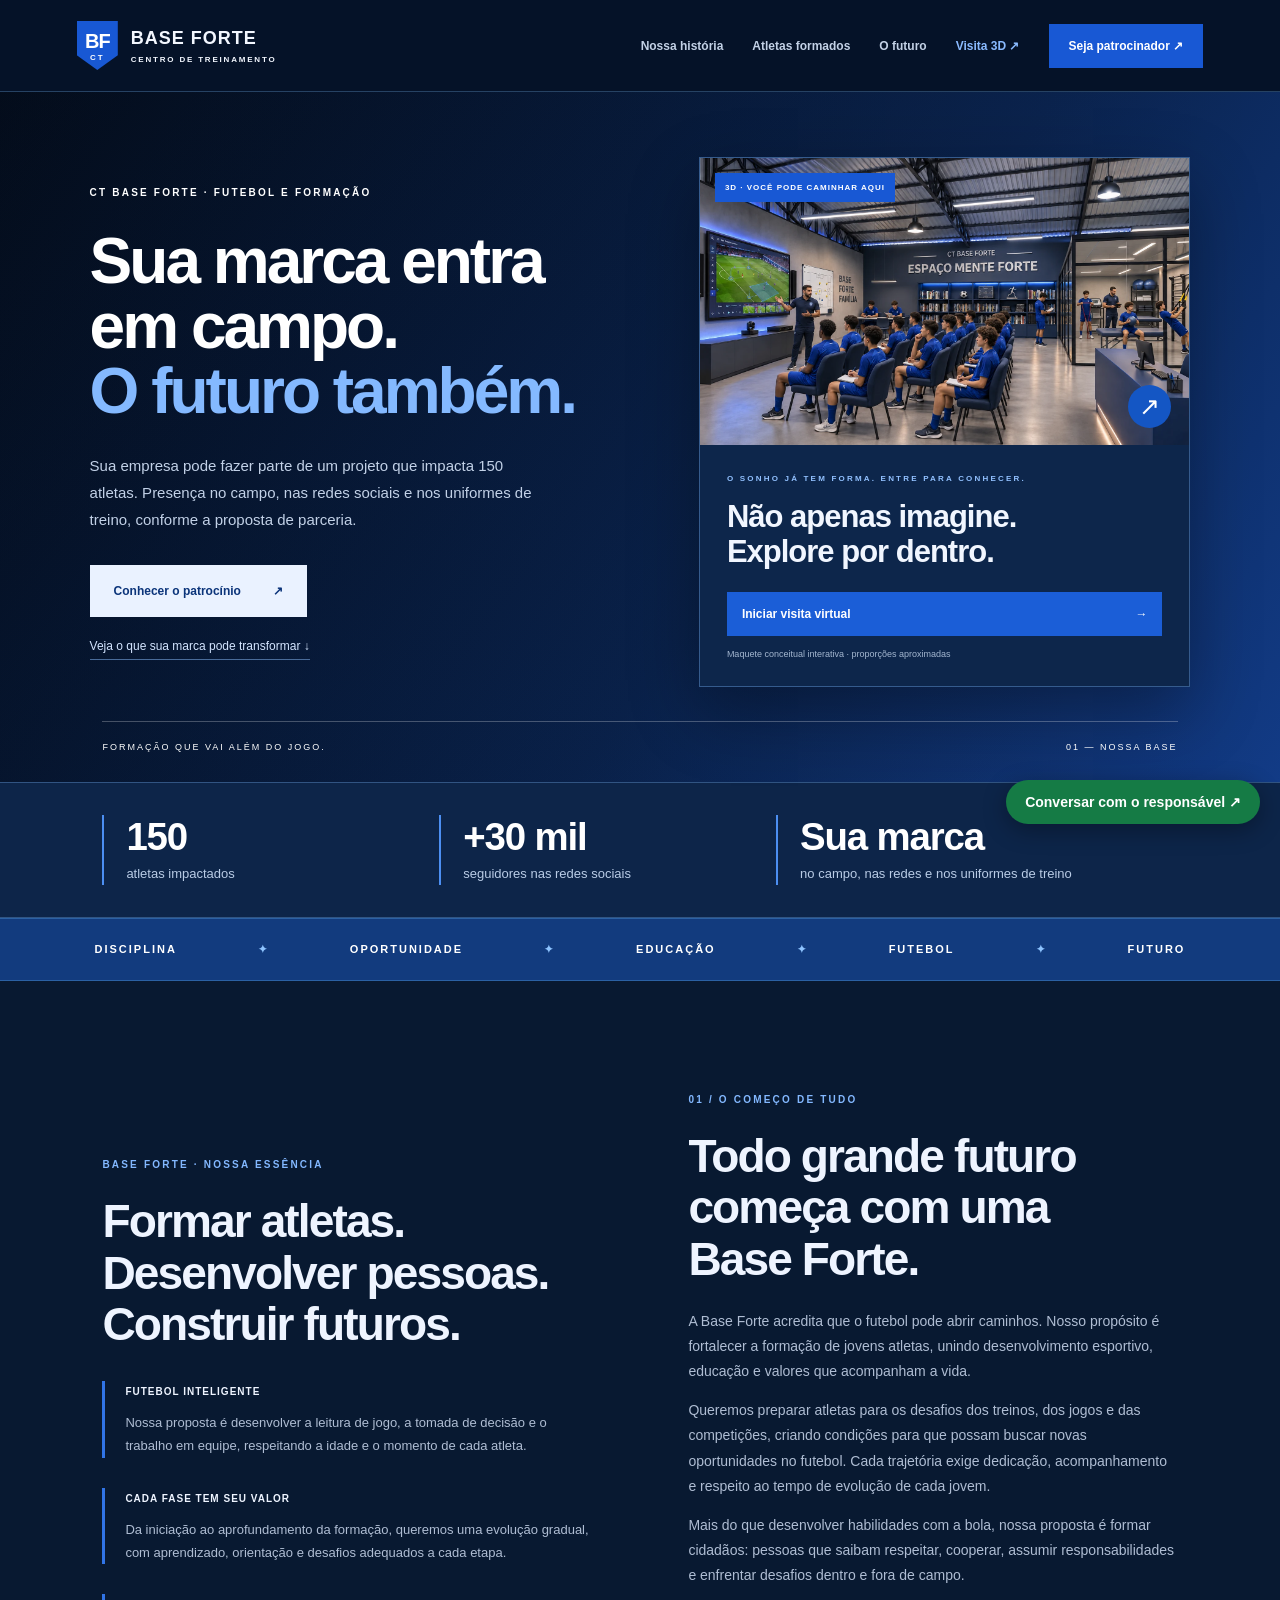
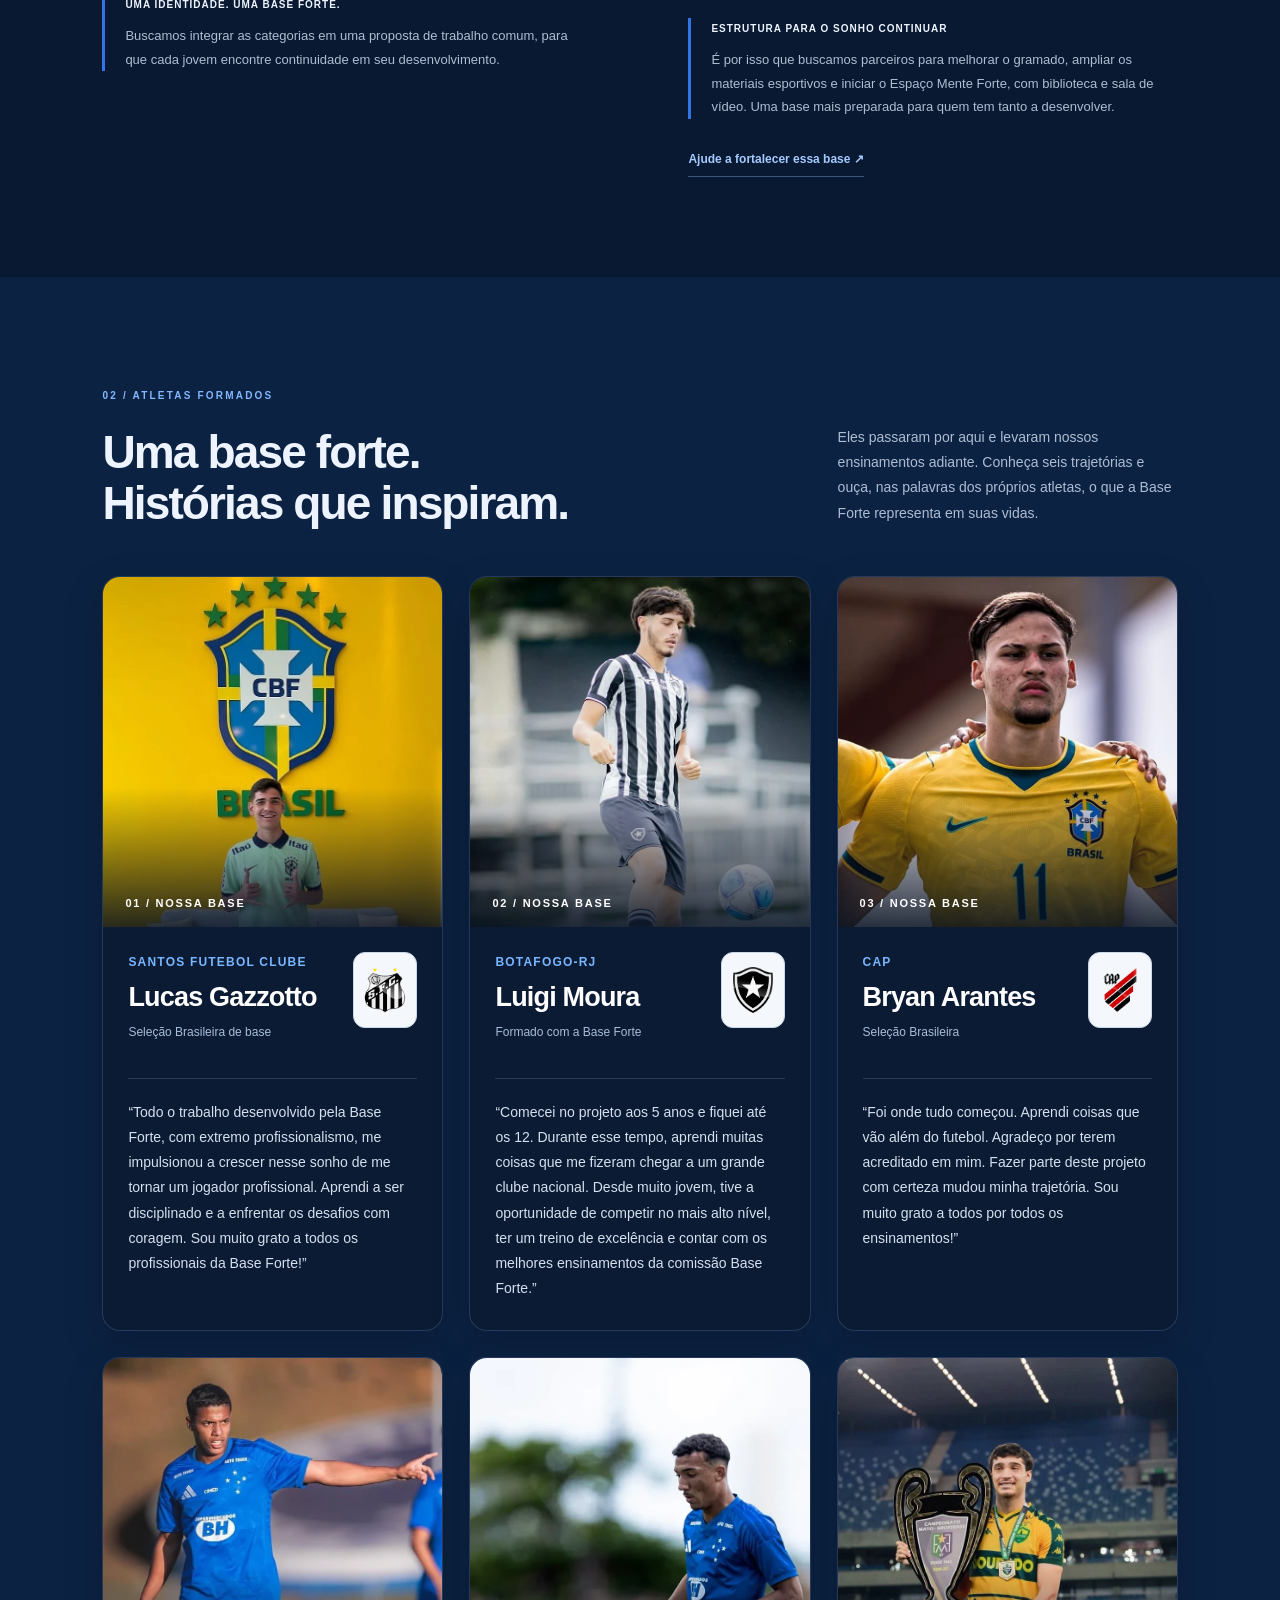
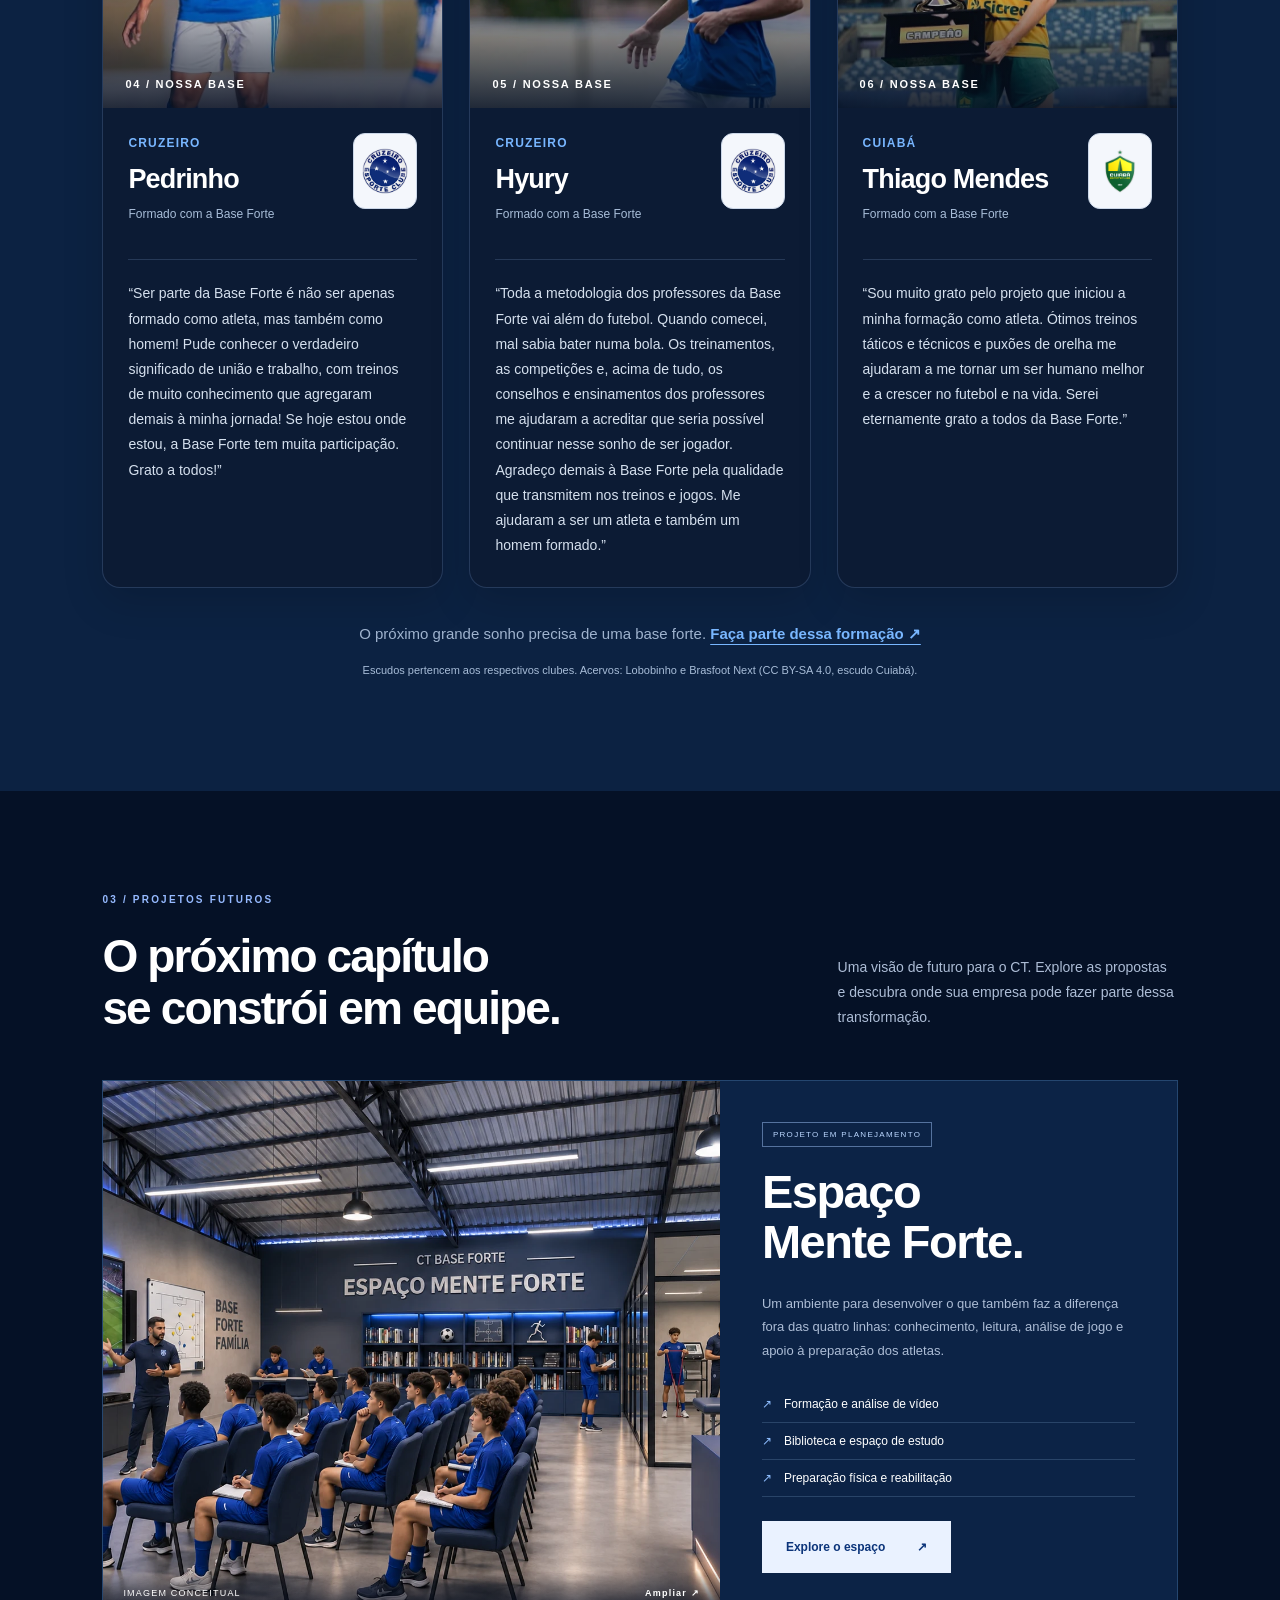
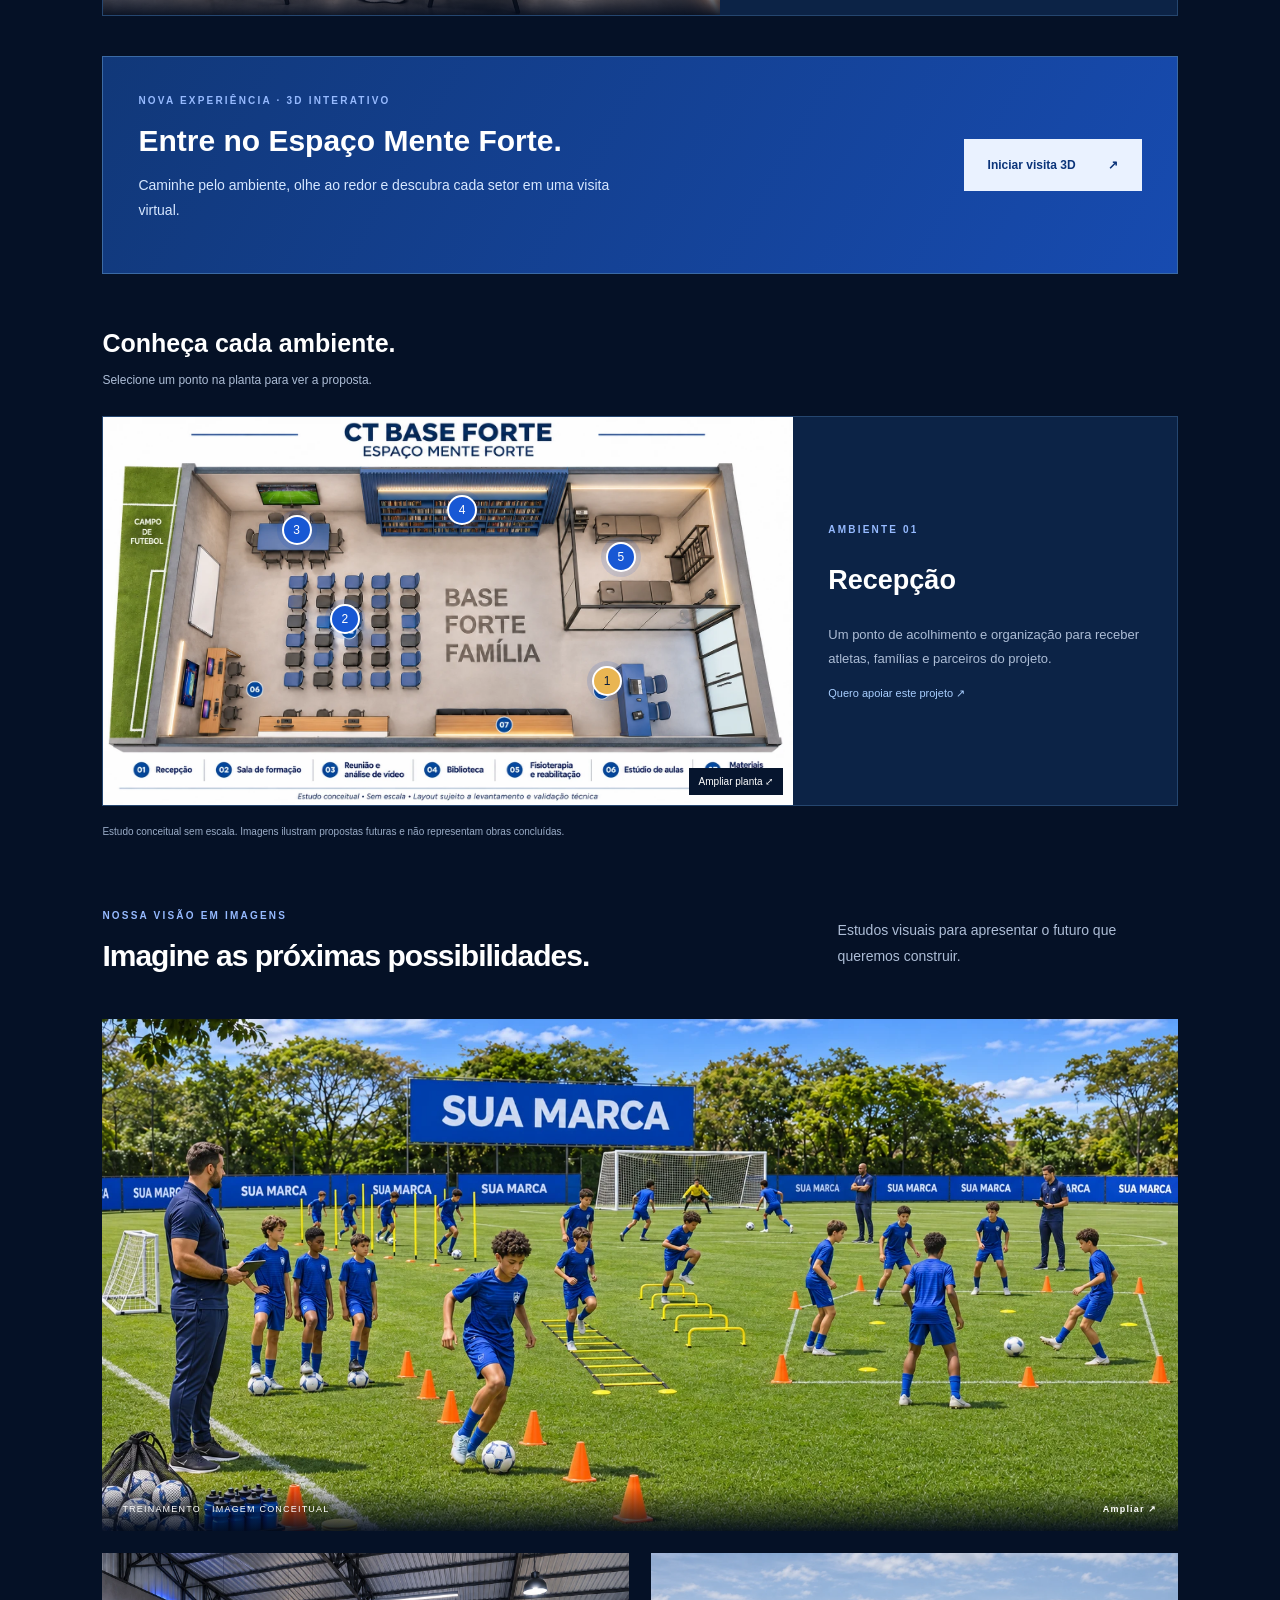
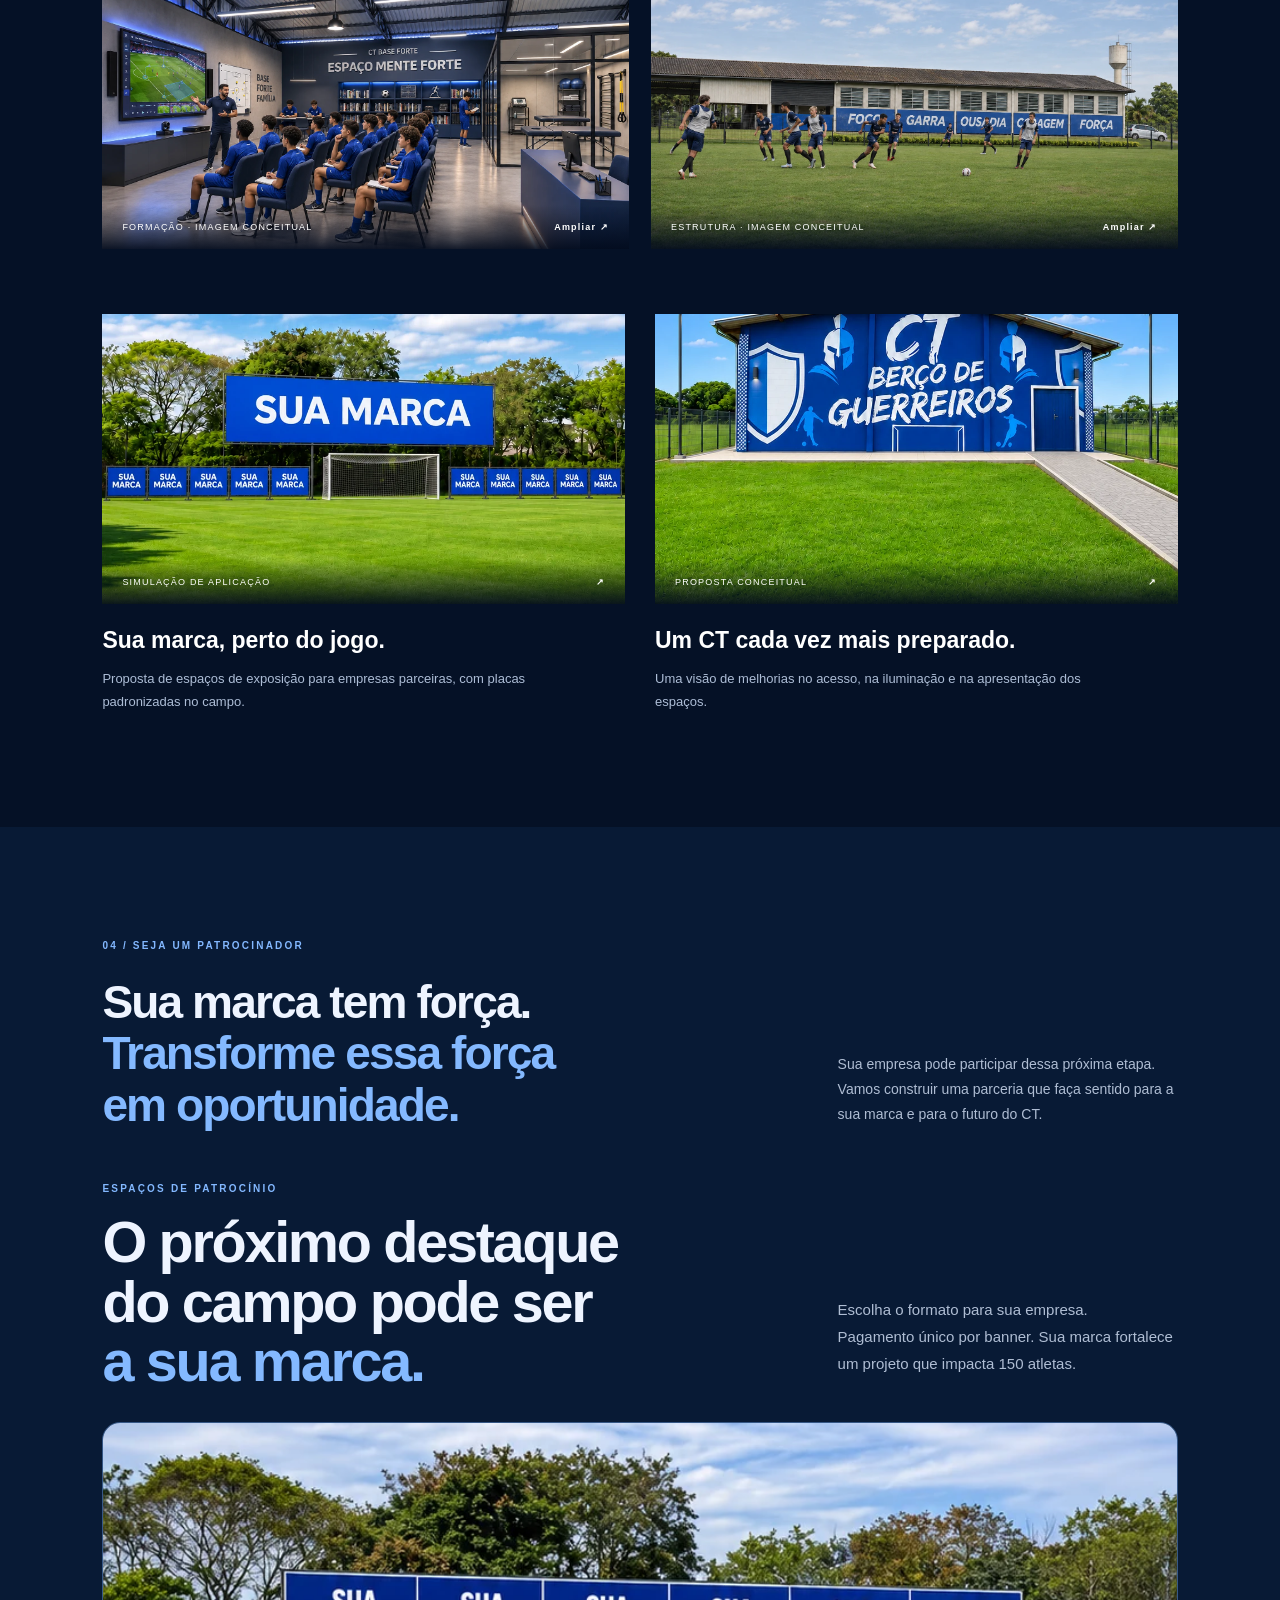
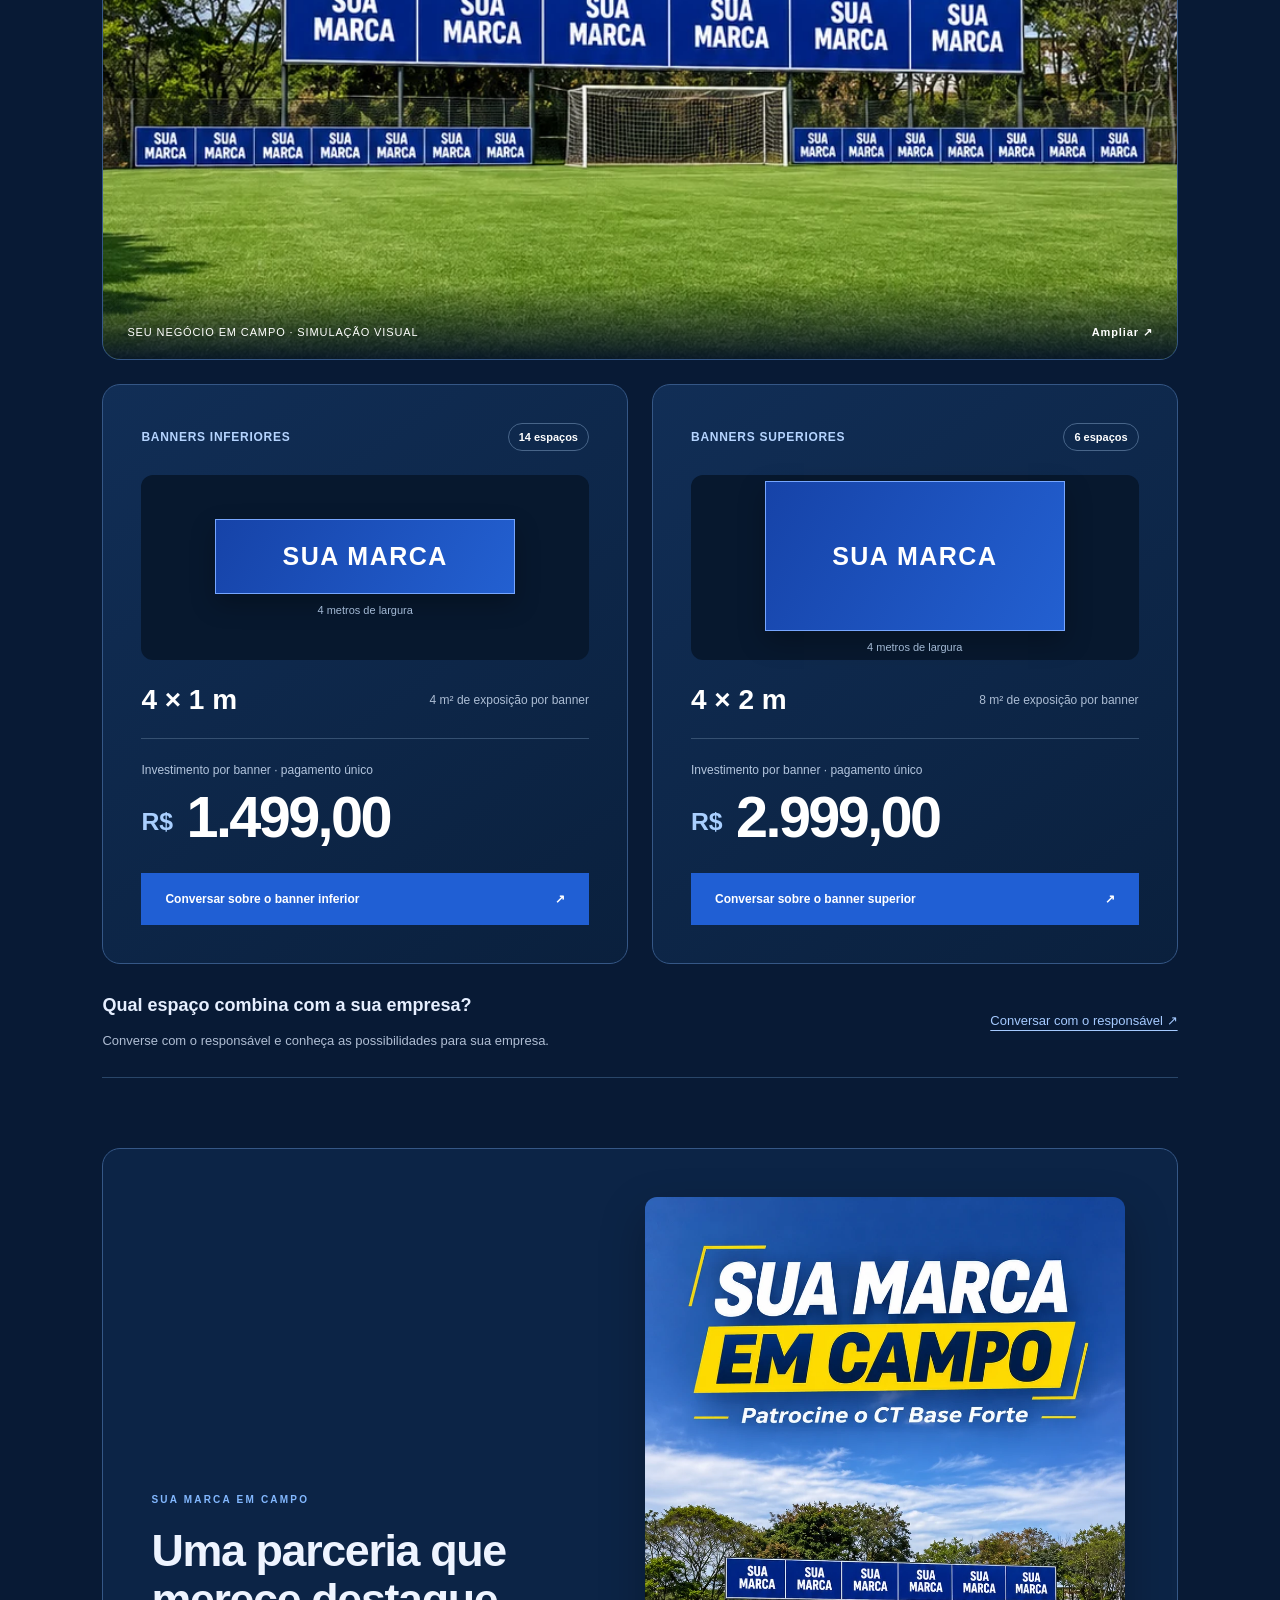
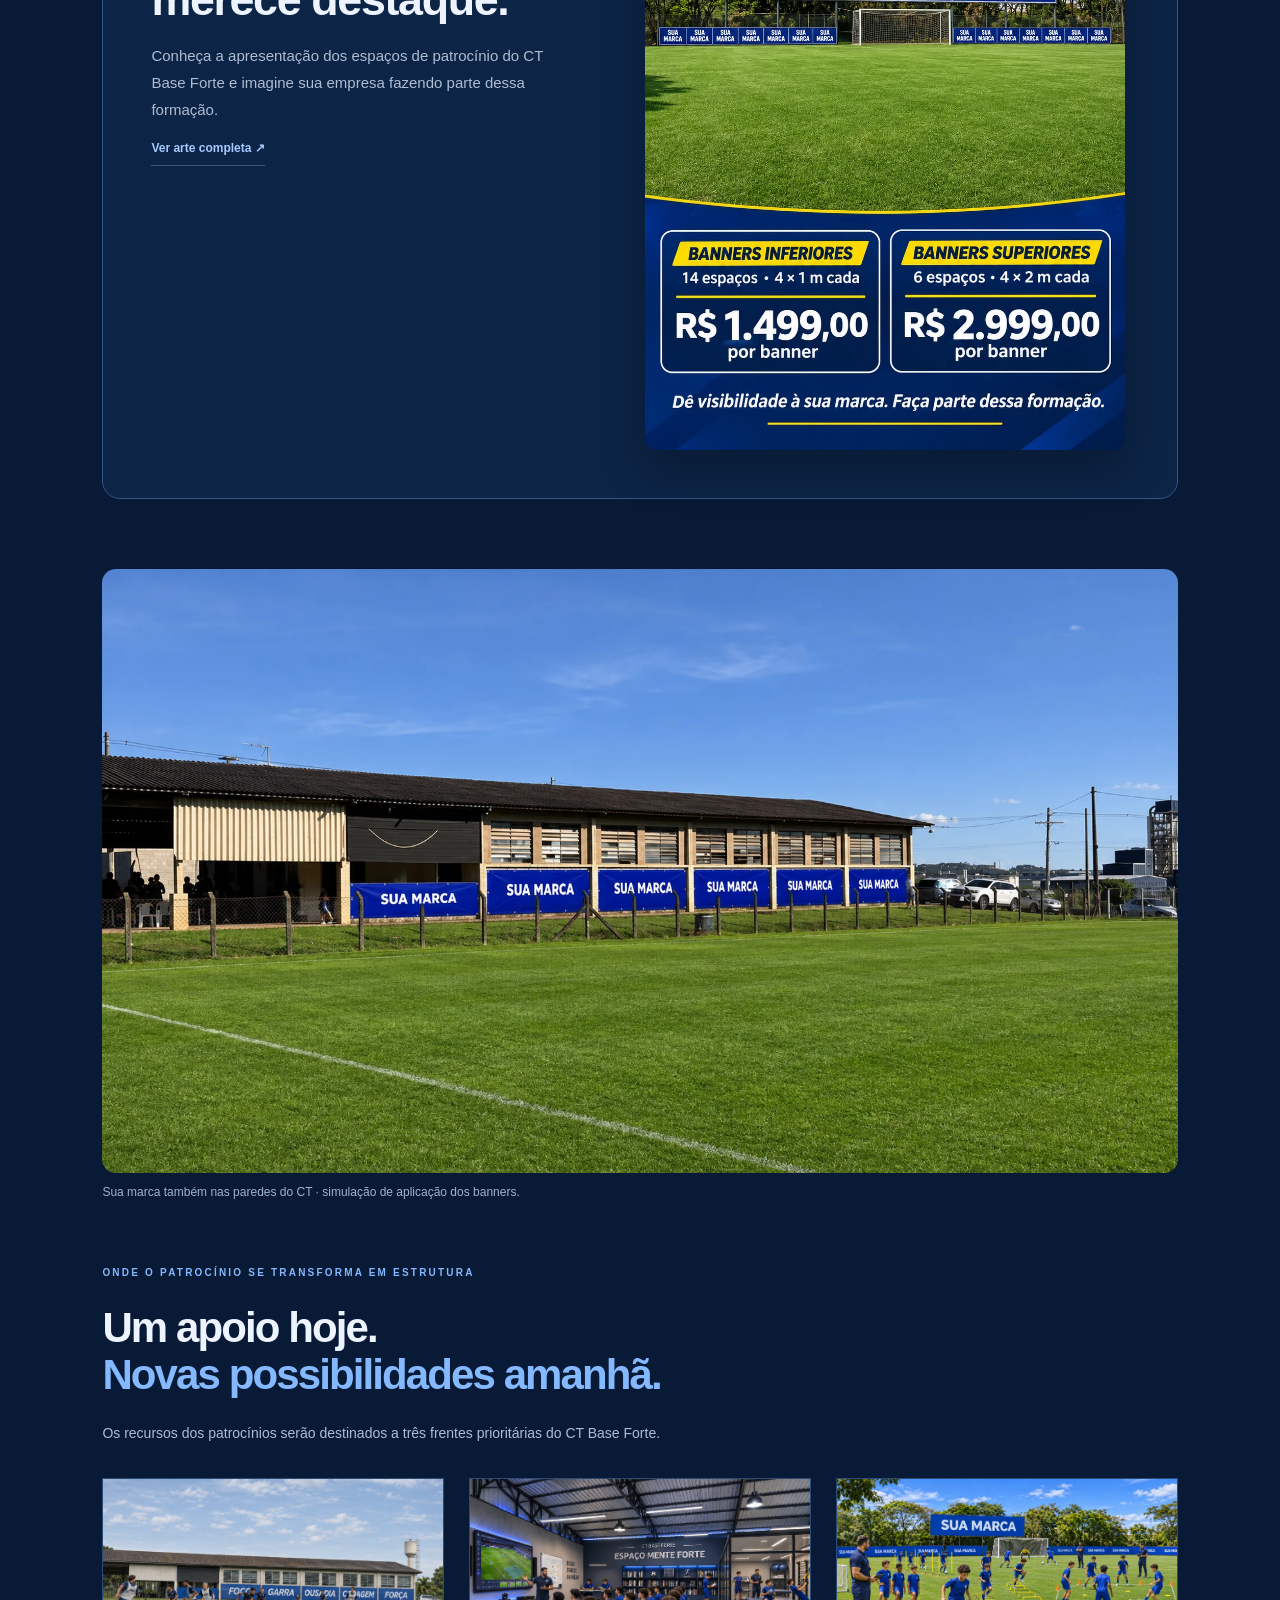
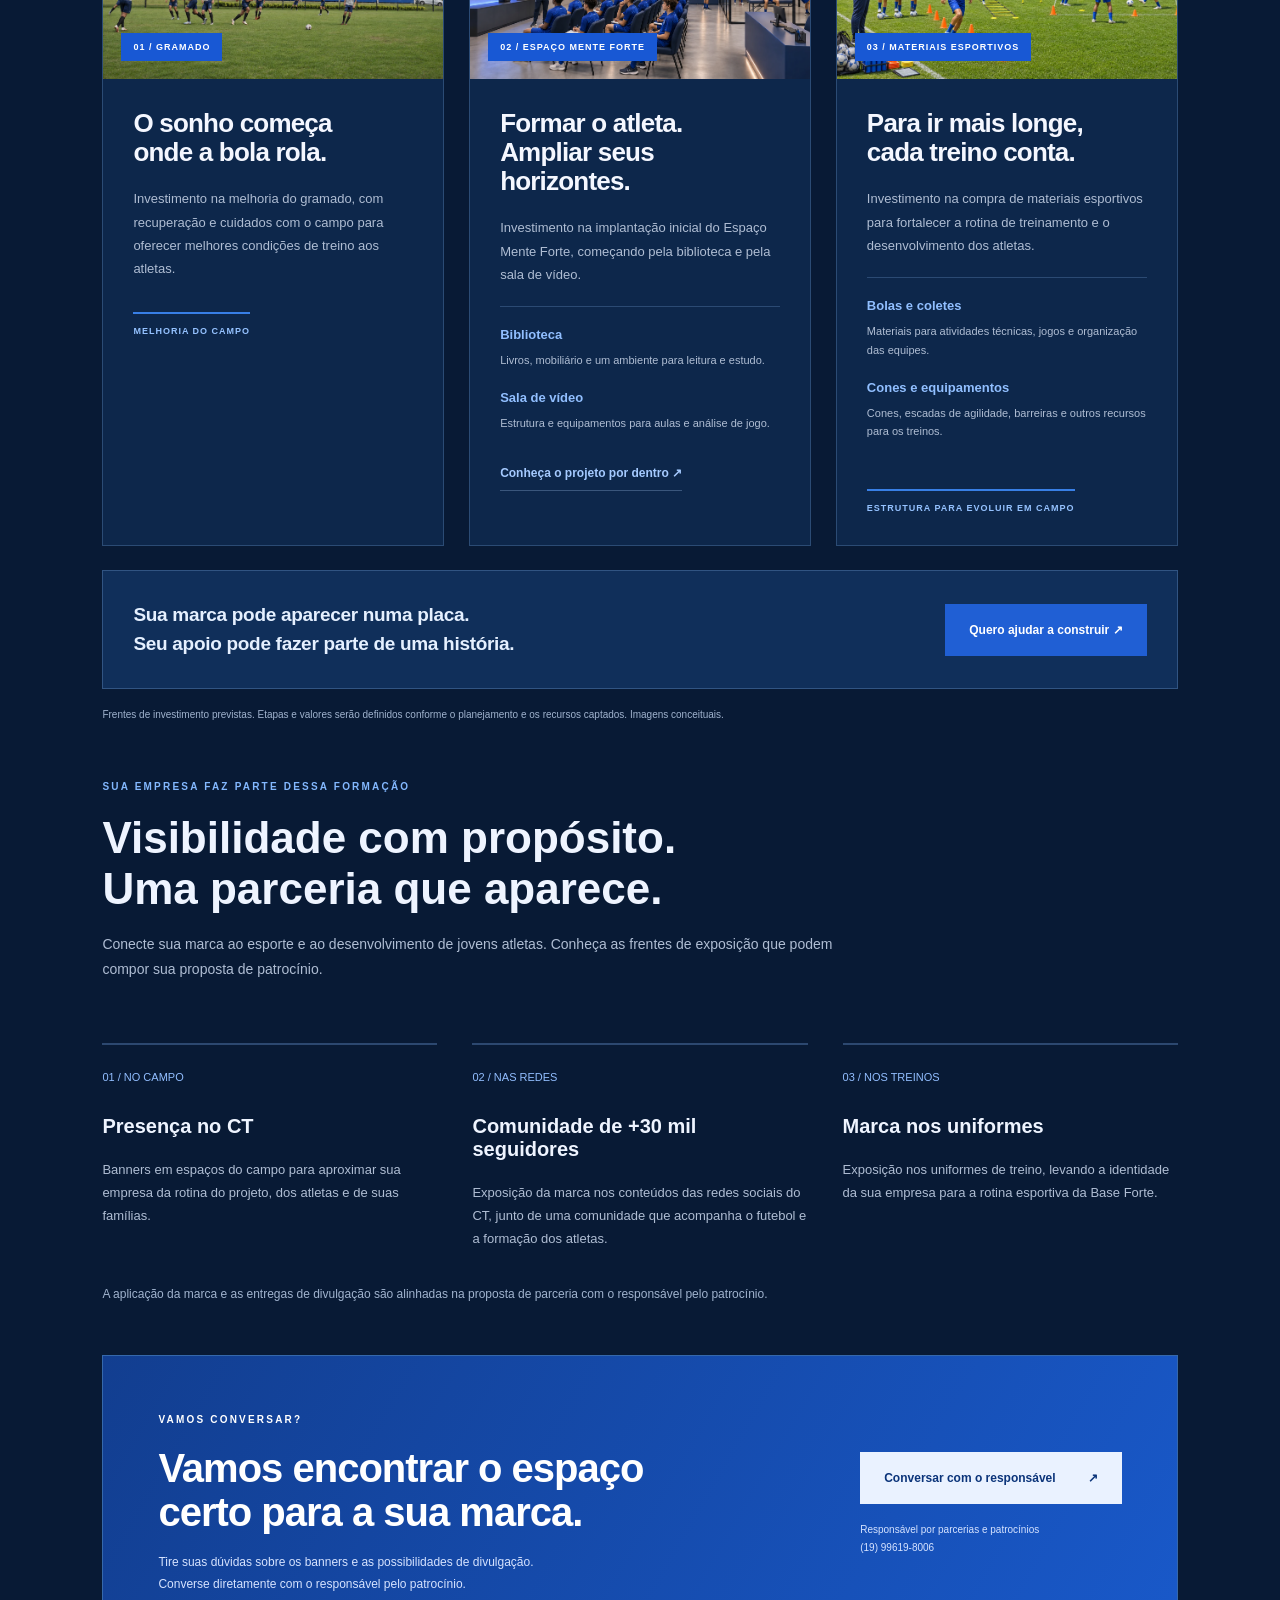
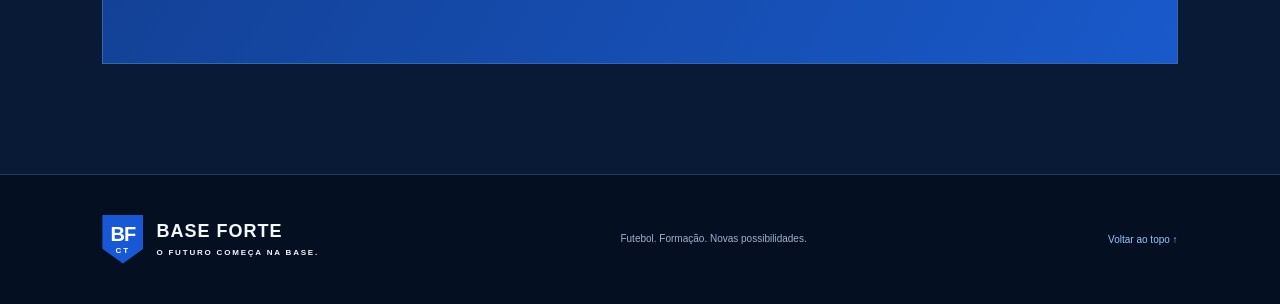
<file: index.html>
<!doctype html><html lang="pt-BR"><head><meta charset="utf-8"><meta name="viewport" content="width=device-width,initial-scale=1"><meta name="theme-color" content="#124bbf"><title>CT Base Forte | Formação de atletas e patrocínio esportivo</title><link rel="stylesheet" href="style.css">
<style id="bf-club-badges">
.bf-athlete-body>header{position:relative;padding-right:76px;min-height:126px}
.bf-club-badge{position:absolute;right:0;top:0;width:64px;height:76px;box-sizing:border-box;display:flex;align-items:center;justify-content:center;padding:8px;border:1px solid #cbd7e8;border-radius:12px;background:#f4f7fc}
.bf-club-badge img{display:block;width:100%;height:100%;object-fit:contain}
.bf-athlete-body>header h3{overflow-wrap:anywhere}
.bf-crest-credit{font-size:11px;text-align:center;margin:14px 0 0;color:#a8bdd8}
.bf-crest-credit a{color:inherit;text-underline-offset:3px}
@media(max-width:380px){.bf-athlete-body>header{padding-right:66px}.bf-club-badge{width:56px;height:68px}}
</style>
<style id="bf-campaign-art">.sponsor-campaign{display:grid;grid-template-columns:minmax(0,.85fr) minmax(0,1fr);gap:clamp(28px,6vw,80px);align-items:center;margin:0 0 70px;padding:clamp(22px,4vw,48px);background:#0c2446;border:1px solid #355786;border-radius:18px}.campaign-copy h3{font-size:clamp(30px,3.5vw,46px);line-height:1.1;letter-spacing:-.03em;margin:18px 0}.campaign-copy p{font-size:15px;line-height:1.8}.campaign-art{display:block;max-width:480px;width:100%;justify-self:center}.campaign-art img{display:block;width:100%;height:auto;border-radius:12px;box-shadow:0 18px 45px #0004}@media(max-width:700px){.sponsor-campaign{grid-template-columns:1fr}.campaign-copy h3{font-size:32px}.campaign-art{max-width:420px}}</style><style id="bf-marketing-impact">.impact-strip{display:grid;grid-template-columns:1fr 1fr 1.3fr;gap:28px;background:#0d2549;padding:32px 8%;border-block:1px solid #315482}.impact-strip>div{padding-left:22px;border-left:2px solid #4c8ff2}.impact-strip strong{display:block;color:#fff;font-size:clamp(28px,3vw,43px);letter-spacing:-.03em}.impact-strip span{display:block;font-size:13px;line-height:1.6;color:#b9cce6;margin-top:5px}.partner-value{margin:50px 0}.partner-value>h3{font-size:clamp(30px,3.5vw,44px);line-height:1.15;margin:18px 0}.partner-value>p{max-width:780px}.partner-value .benefits{margin-bottom:20px}.partner-note{font-size:12px;color:#a0b3ce}.whatsapp-contact{max-width:calc(100vw - 30px)}@media(max-width:650px){.impact-strip{grid-template-columns:1fr;gap:22px;padding:30px 6%}.impact-strip strong{font-size:34px}.impact-strip>div{padding-left:16px}.sponsor-option .button{font-size:12px}}</style><meta name="description" content="Conheça o CT Base Forte: 150 atletas impactados, mais de 30 mil seguidores e oportunidades de patrocínio com banners, redes sociais e uniformes de treino."><link rel="canonical" href="https://ctbaseforte.netlify.app/"><meta name="robots" content="index,follow,max-image-preview:large"><meta property="og:type" content="website"><meta property="og:locale" content="pt_BR"><meta property="og:site_name" content="CT Base Forte"><meta property="og:title" content="CT Base Forte | Formação de atletas e patrocínio esportivo"><meta property="og:description" content="Conheça o CT Base Forte: 150 atletas impactados, mais de 30 mil seguidores e oportunidades de patrocínio com banners, redes sociais e uniformes de treino."><meta property="og:url" content="https://ctbaseforte.netlify.app/"><meta property="og:image" content="https://ctbaseforte.netlify.app/assets/ct-base-forte-compartilhar.jpg"><meta property="og:image:width" content="1400"><meta property="og:image:height" content="788"><meta property="og:image:alt" content="Proposta visual do campo do CT Base Forte"><meta name="twitter:card" content="summary_large_image"><meta name="twitter:title" content="CT Base Forte | Formação de atletas e patrocínio esportivo"><meta name="twitter:description" content="Conheça o CT Base Forte: 150 atletas impactados, mais de 30 mil seguidores e oportunidades de patrocínio com banners, redes sociais e uniformes de treino."><meta name="twitter:image" content="https://ctbaseforte.netlify.app/assets/ct-base-forte-compartilhar.jpg"><script type="application/ld+json">{"@context": "https://schema.org", "@graph": [{"@type": "SportsOrganization", "@id": "https://ctbaseforte.netlify.app/#organizacao", "name": "CT Base Forte", "url": "https://ctbaseforte.netlify.app/", "sport": "Futebol", "description": "Centro de treinamento de futebol com 150 atletas impactados e projetos de formação esportiva.", "image": "https://ctbaseforte.netlify.app/assets/ct-base-forte-compartilhar.jpg", "contactPoint": {"@type": "ContactPoint", "telephone": "+55-19-99619-8006", "contactType": "Parcerias e patrocínios", "availableLanguage": "Portuguese", "url": "https://wa.me/5519996198006"}}, {"@type": "WebSite", "@id": "https://ctbaseforte.netlify.app/#site", "name": "CT Base Forte", "url": "https://ctbaseforte.netlify.app/", "inLanguage": "pt-BR", "publisher": {"@id": "https://ctbaseforte.netlify.app/#organizacao"}}, {"@type": "WebPage", "@id": "https://ctbaseforte.netlify.app/#pagina", "url": "https://ctbaseforte.netlify.app/", "name": "CT Base Forte | Formação de atletas e patrocínio esportivo", "isPartOf": {"@id": "https://ctbaseforte.netlify.app/#site"}, "about": {"@id": "https://ctbaseforte.netlify.app/#organizacao"}, "inLanguage": "pt-BR"}]}</script></head><body>
<header><a class="brand" href="#inicio" aria-label="CT Base Forte, início"><span class="mark">BF<span>CT</span></span><span>BASE FORTE<small>CENTRO DE TREINAMENTO</small></span></a><button class="menu" aria-label="Abrir menu" aria-expanded="false">☰</button><nav aria-label="Menu principal"><a href="#historia">Nossa história</a><a href="#atletas">Atletas formados</a><a href="#projetos">O futuro</a><a class="nav-tour" href="tour/">Visita 3D ↗</a><a class="navcta" href="#apoie">Seja patrocinador ↗</a></nav></header>
<main><section class="hero" id="inicio"><div class="hero-shade"></div><div class="hero-copy"><span class="eyebrow">CT BASE FORTE · FUTEBOL E FORMAÇÃO</span><h1>Sua marca entra<br>em campo.<br><em>O futuro também.</em></h1><p>Sua empresa pode fazer parte de um projeto que impacta 150 atletas. Presença no campo, nas redes sociais e nos uniformes de treino, conforme a proposta de parceria.</p><div class="actions"><a class="button white" href="#banners">Conhecer o patrocínio <span>↗</span></a><a class="textlink" href="#investimentos">Veja o que sua marca pode transformar ↓</a></div></div><a class="hero-tour" href="tour/" aria-label="Entrar na visita 3D do Espaço Mente Forte"><div class="tour-cover"><img src="assets/mente.webp" alt="Proposta do Espaço Mente Forte, visite o ambiente em 3D"><span class="tour-badge">3D · VOCÊ PODE CAMINHAR AQUI</span><span class="tour-play">↗</span></div><div class="tour-caption"><span class="eyebrow">O SONHO JÁ TEM FORMA. ENTRE PARA CONHECER.</span><h2>Não apenas imagine.<br>Explore por dentro.</h2><span class="tour-enter">Iniciar visita virtual <b>→</b></span><small>Maquete conceitual interativa · proporções aproximadas</small></div></a><div class="hero-bottom"><span>FORMAÇÃO QUE VAI ALÉM DO JOGO.</span><span>01 — NOSSA BASE</span></div></section>
<section class="impact-strip" aria-label="Impacto e presença da Base Forte"><div><strong>150</strong><span>atletas impactados</span></div><div><strong>+30 mil</strong><span>seguidores nas redes sociais</span></div><div><strong>Sua marca</strong><span>no campo, nas redes e nos uniformes de treino</span></div></section><div class="ribbon"><span>DISCIPLINA</span><b>✦</b><span>OPORTUNIDADE</span><b>✦</b><span>EDUCAÇÃO</span><b>✦</b><span>FUTEBOL</span><b>✦</b><span>FUTURO</span></div>
<section class="section history" id="historia"><div class="photo"><span class="eyebrow blue">BASE FORTE · NOSSA ESSÊNCIA</span><h2>Formar atletas.<br>Desenvolver pessoas.<br>Construir futuros.</h2><div class="editorial"><span>FUTEBOL INTELIGENTE</span><p>Nossa proposta é desenvolver a leitura de jogo, a tomada de decisão e o trabalho em equipe, respeitando a idade e o momento de cada atleta.</p></div><div class="editorial"><span>CADA FASE TEM SEU VALOR</span><p>Da iniciação ao aprofundamento da formação, queremos uma evolução gradual, com aprendizado, orientação e desafios adequados a cada etapa.</p></div><div class="editorial"><span>UMA IDENTIDADE. UMA BASE FORTE.</span><p>Buscamos integrar as categorias em uma proposta de trabalho comum, para que cada jovem encontre continuidade em seu desenvolvimento.</p></div></div><div class="section-copy"><span class="eyebrow blue">01 / O COMEÇO DE TUDO</span><h2>Todo grande futuro<br>começa com uma<br>Base Forte.</h2><p>A Base Forte acredita que o futebol pode abrir caminhos. Nosso propósito é fortalecer a formação de jovens atletas, unindo desenvolvimento esportivo, educação e valores que acompanham a vida.</p><p>Queremos preparar atletas para os desafios dos treinos, dos jogos e das competições, criando condições para que possam buscar novas oportunidades no futebol. Cada trajetória exige dedicação, acompanhamento e respeito ao tempo de evolução de cada jovem.</p><p>Mais do que desenvolver habilidades com a bola, nossa proposta é formar cidadãos: pessoas que saibam respeitar, cooperar, assumir responsabilidades e enfrentar desafios dentro e fora de campo.</p><div class="editorial"><span>ESTRUTURA PARA O SONHO CONTINUAR</span><p>É por isso que buscamos parceiros para melhorar o gramado, ampliar os materiais esportivos e iniciar o Espaço Mente Forte, com biblioteca e sala de vídeo. Uma base mais preparada para quem tem tanto a desenvolver.</p></div><a class="underlink" href="#investimentos">Ajude a fortalecer essa base ↗</a></div></section>
<section class="athletes section" id="atletas" aria-labelledby="athletes-title"><div class="section-head"><div><span class="eyebrow blue">02 / ATLETAS FORMADOS</span><h2 id="athletes-title">Uma base forte.<br>Histórias que inspiram.</h2></div><p>Eles passaram por aqui e levaram nossos ensinamentos adiante. Conheça seis trajetórias e ouça, nas palavras dos próprios atletas, o que a Base Forte representa em suas vidas.</p></div><div class="bf-athlete-grid"><article class="bf-athlete"><div class="bf-athlete-photo"><img src="assets/atletas/lucas-gazzotto-enquadrado.webp" alt="Lucas Gazzotto, atleta que passou pela Base Forte" width="778" height="705" loading="lazy" decoding="async"><span class="bf-athlete-number">01 / NOSSA BASE</span></div><div class="bf-athlete-body"><header><span class="bf-club-badge"><img src="assets/clubes/santos.svg" alt="Escudo do Santos Futebol Clube" width="56" height="64" loading="lazy" decoding="async" referrerpolicy="no-referrer"></span><p class="bf-athlete-club">Santos Futebol Clube</p><h3>Lucas Gazzotto</h3><p class="bf-athlete-selection">Seleção Brasileira de base</p></header><blockquote><p>“Todo o trabalho desenvolvido pela Base Forte, com extremo profissionalismo, me impulsionou a crescer nesse sonho de me tornar um jogador profissional. Aprendi a ser disciplinado e a enfrentar os desafios com coragem. Sou muito grato a todos os profissionais da Base Forte!”</p></blockquote></div></article><article class="bf-athlete"><div class="bf-athlete-photo"><img src="assets/atletas/luigi-moura-enquadrado.webp" alt="Luigi Moura, atleta que passou pela Base Forte" width="778" height="870" loading="lazy" decoding="async"><span class="bf-athlete-number">02 / NOSSA BASE</span></div><div class="bf-athlete-body"><header><span class="bf-club-badge"><img src="assets/clubes/botafogo.svg" alt="Escudo do Botafogo" width="56" height="64" loading="lazy" decoding="async" referrerpolicy="no-referrer"></span><p class="bf-athlete-club">Botafogo-RJ</p><h3>Luigi Moura</h3><p class="bf-athlete-selection">Formado com a Base Forte</p></header><blockquote><p>“Comecei no projeto aos 5 anos e fiquei até os 12. Durante esse tempo, aprendi muitas coisas que me fizeram chegar a um grande clube nacional. Desde muito jovem, tive a oportunidade de competir no mais alto nível, ter um treino de excelência e contar com os melhores ensinamentos da comissão Base Forte.”</p></blockquote></div></article><article class="bf-athlete"><div class="bf-athlete-photo"><img src="assets/atletas/bryan-arantes-enquadrado.webp" alt="Bryan Arantes, atleta que passou pela Base Forte" width="778" height="835" loading="lazy" decoding="async"><span class="bf-athlete-number">03 / NOSSA BASE</span></div><div class="bf-athlete-body"><header><span class="bf-club-badge"><img src="assets/clubes/athletico.svg" alt="Escudo do Athletico Paranaense" width="56" height="64" loading="lazy" decoding="async" referrerpolicy="no-referrer"></span><p class="bf-athlete-club">CAP</p><h3>Bryan Arantes</h3><p class="bf-athlete-selection">Seleção Brasileira</p></header><blockquote><p>“Foi onde tudo começou. Aprendi coisas que vão além do futebol. Agradeço por terem acreditado em mim. Fazer parte deste projeto com certeza mudou minha trajetória. Sou muito grato a todos por todos os ensinamentos!”</p></blockquote></div></article><article class="bf-athlete"><div class="bf-athlete-photo"><img src="assets/atletas/pedrinho-enquadrado.webp" alt="Pedrinho, atleta que passou pela Base Forte" width="778" height="930" loading="lazy" decoding="async"><span class="bf-athlete-number">04 / NOSSA BASE</span></div><div class="bf-athlete-body"><header><span class="bf-club-badge"><img src="assets/clubes/cruzeiro.svg" alt="Escudo do Cruzeiro" width="56" height="64" loading="lazy" decoding="async" referrerpolicy="no-referrer"></span><p class="bf-athlete-club">Cruzeiro</p><h3>Pedrinho</h3><p class="bf-athlete-selection">Formado com a Base Forte</p></header><blockquote><p>“Ser parte da Base Forte é não ser apenas formado como atleta, mas também como homem! Pude conhecer o verdadeiro significado de união e trabalho, com treinos de muito conhecimento que agregaram demais à minha jornada! Se hoje estou onde estou, a Base Forte tem muita participação. Grato a todos!”</p></blockquote></div></article><article class="bf-athlete"><div class="bf-athlete-photo"><img src="assets/atletas/hyury-enquadrado.webp" alt="Hyury, atleta que passou pela Base Forte" width="763" height="1355" loading="lazy" decoding="async"><span class="bf-athlete-number">05 / NOSSA BASE</span></div><div class="bf-athlete-body"><header><span class="bf-club-badge"><img src="assets/clubes/cruzeiro.svg" alt="Escudo do Cruzeiro" width="56" height="64" loading="lazy" decoding="async" referrerpolicy="no-referrer"></span><p class="bf-athlete-club">Cruzeiro</p><h3>Hyury</h3><p class="bf-athlete-selection">Formado com a Base Forte</p></header><blockquote><p>“Toda a metodologia dos professores da Base Forte vai além do futebol. Quando comecei, mal sabia bater numa bola. Os treinamentos, as competições e, acima de tudo, os conselhos e ensinamentos dos professores me ajudaram a acreditar que seria possível continuar nesse sonho de ser jogador. Agradeço demais à Base Forte pela qualidade que transmitem nos treinos e jogos. Me ajudaram a ser um atleta e também um homem formado.”</p></blockquote></div></article><article class="bf-athlete"><div class="bf-athlete-photo"><img src="assets/atletas/thiago-mendes-enquadrado.webp" alt="Thiago Mendes, atleta que passou pela Base Forte" width="788" height="920" loading="lazy" decoding="async"><span class="bf-athlete-number">06 / NOSSA BASE</span></div><div class="bf-athlete-body"><header><span class="bf-club-badge"><img src="assets/clubes/cuiaba.svg" alt="Escudo do Cuiabá" width="56" height="64" loading="lazy" decoding="async" referrerpolicy="no-referrer"></span><p class="bf-athlete-club">Cuiabá</p><h3>Thiago Mendes</h3><p class="bf-athlete-selection">Formado com a Base Forte</p></header><blockquote><p>“Sou muito grato pelo projeto que iniciou a minha formação como atleta. Ótimos treinos táticos e técnicos e puxões de orelha me ajudaram a me tornar um ser humano melhor e a crescer no futebol e na vida. Serei eternamente grato a todos da Base Forte.”</p></blockquote></div></article></div><p class="bf-athlete-footer">O próximo grande sonho precisa de uma base forte. <a href="#apoie">Faça parte dessa formação ↗</a></p><p class="bf-crest-credit">Escudos pertencem aos respectivos clubes. Acervos: <a href="https://github.com/Lobobinho/Escudos-dos-Clubes-do-Brasileirao-2026" target="_blank" rel="noopener noreferrer">Lobobinho</a> e <a href="https://github.com/Brasfoot-Next/database" target="_blank" rel="noopener noreferrer">Brasfoot Next</a> (<a href="https://creativecommons.org/licenses/by-sa/4.0/" target="_blank" rel="noopener noreferrer">CC BY-SA 4.0</a>, escudo Cuiabá).</p></section>
<section class="future" id="projetos"><div class="section-head"><div><span class="eyebrow">03 / PROJETOS FUTUROS</span><h2>O próximo capítulo<br>se constrói em equipe.</h2></div><p>Uma visão de futuro para o CT. Explore as propostas e descubra onde sua empresa pode fazer parte dessa transformação.</p></div><div class="project-feature"><button class="image-button" data-image="mente" aria-label="Ampliar proposta do Espaço Mente Forte"><img loading="lazy" src="assets/mente.webp" alt="Proposta conceitual do Espaço Mente Forte com sala de vídeo, biblioteca e preparação física"><span class="image-label">IMAGEM CONCEITUAL <b>Ampliar ↗</b></span></button><div class="project-copy"><span class="pill">PROJETO EM PLANEJAMENTO</span><h3>Espaço<br>Mente Forte.</h3><p>Um ambiente para desenvolver o que também faz a diferença fora das quatro linhas: conhecimento, leitura, análise de jogo e apoio à preparação dos atletas.</p><ul><li>Formação e análise de vídeo</li><li>Biblioteca e espaço de estudo</li><li>Preparação física e reabilitação</li></ul><a class="button white" href="#explorar">Explore o espaço <span>↗</span></a></div></div>
<div class="tour-invite"><div><span class="eyebrow">NOVA EXPERIÊNCIA · 3D INTERATIVO</span><h3>Entre no Espaço Mente Forte.</h3><p>Caminhe pelo ambiente, olhe ao redor e descubra cada setor em uma visita virtual.</p></div><a class="button white" href="tour/">Iniciar visita 3D <span>↗</span></a></div><div class="explorer" id="explorar"><div class="explore-title"><h3>Conheça cada ambiente.</h3><p>Selecione um ponto na planta para ver a proposta.</p></div><div class="explorer-grid"><div class="plan"><img loading="lazy" src="assets/planta.webp" alt="Planta conceitual do Espaço Mente Forte"><button style="left:73%;top:68%" data-zone="0" aria-label="Recepção" class="hotspot active">1</button><button style="left:35%;top:52%" data-zone="1" aria-label="Sala de formação" class="hotspot">2</button><button style="left:28%;top:29%" data-zone="2" aria-label="Análise de vídeo" class="hotspot">3</button><button style="left:52%;top:24%" data-zone="3" aria-label="Biblioteca" class="hotspot">4</button><button style="left:75%;top:36%" data-zone="4" aria-label="Preparação física" class="hotspot">5</button><button class="plan-zoom" data-image="planta">Ampliar planta ⤢</button></div><div class="zone" aria-live="polite"><span class="eyebrow" id="zone-index">AMBIENTE 01</span><h3 id="zone-title">Recepção</h3><p id="zone-text">Um ponto de acolhimento e organização para receber atletas, famílias e parceiros do projeto.</p><a href="#apoie">Quero apoiar este projeto ↗</a></div></div><small class="concept-note">Estudo conceitual sem escala. Imagens ilustram propostas futuras e não representam obras concluídas.</small></div>
<div class="concept-gallery"><div class="section-head"><div><span class="eyebrow">NOSSA VISÃO EM IMAGENS</span><h3>Imagine as próximas possibilidades.</h3></div><p>Estudos visuais para apresentar o futuro que queremos construir.</p></div><div class="gallery-grid"><button class="image-button" data-image="treino"><img loading="lazy" src="assets/treino.webp" alt="Conceito de treino organizado com atletas, cones e estações de agilidade"><span class="image-label">TREINAMENTO · IMAGEM CONCEITUAL <b>Ampliar ↗</b></span></button><button class="image-button" data-image="aula"><img loading="lazy" src="assets/aula.webp" alt="Conceito de aula com atletas no Espaço Mente Forte"><span class="image-label">FORMAÇÃO · IMAGEM CONCEITUAL <b>Ampliar ↗</b></span></button><button class="image-button" data-image="campo"><img loading="lazy" src="assets/campo.webp" alt="Proposta visual do campo com gramado e placas renovados"><span class="image-label">ESTRUTURA · IMAGEM CONCEITUAL <b>Ampliar ↗</b></span></button></div></div><div class="project-pair"><article><button class="image-button" data-image="placas"><img loading="lazy" src="assets/placas.webp" alt="Simulação de placas azuis para marcas parceiras no campo"><span class="image-label">SIMULAÇÃO DE APLICAÇÃO <b>↗</b></span></button><h3>Sua marca, perto do jogo.</h3><p>Proposta de espaços de exposição para empresas parceiras, com placas padronizadas no campo.</p></article><article><button class="image-button" data-image="fachada"><img loading="lazy" src="assets/fachada.webp" alt="Proposta de melhoria da fachada e acesso ao CT"><span class="image-label">PROPOSTA CONCEITUAL <b>↗</b></span></button><h3>Um CT cada vez mais preparado.</h3><p>Uma visão de melhorias no acesso, na iluminação e na apresentação dos espaços.</p></article></div></section>
<section class="section sponsor" id="apoie"><div class="section-head"><div><span class="eyebrow blue">04 / SEJA UM PATROCINADOR</span><h2>Sua marca tem força.<br><em>Transforme essa força<br>em oportunidade.</em></h2></div><p>Sua empresa pode participar dessa próxima etapa. Vamos construir uma parceria que faça sentido para a sua marca e para o futuro do CT.</p></div><div class="sponsor-showcase" id="banners"><div class="showcase-heading"><div><span class="eyebrow blue">ESPAÇOS DE PATROCÍNIO</span><h3>O próximo destaque<br>do campo pode ser<br><em>a sua marca.</em></h3></div><p>Escolha o formato para sua empresa.<br>Pagamento único por banner. Sua marca fortalece um projeto que impacta 150 atletas.</p></div><a class="stadium-preview" href="assets/patrocinio-banners.webp" target="_blank" rel="noopener" aria-label="Ampliar simulação dos banners no campo"><img src="assets/patrocinio-banners.webp" width="941" height="1672" alt="Simulação dos banners superiores e inferiores com Sua Marca no campo do CT Base Forte" loading="lazy"><span class="stadium-caption">SEU NEGÓCIO EM CAMPO · SIMULAÇÃO VISUAL <b>Ampliar ↗</b></span></a><div class="showcase-options"><article class="sponsor-option"><div class="option-top"><span>BANNERS INFERIORES</span><span class="space-count">14 espaços</span></div><div class="format-preview"><div class="format-banner wide"><span>SUA MARCA</span></div><span class="format-dimension">4 metros de largura</span></div><div class="format-details"><strong>4 × 1 m</strong><span>4 m² de exposição por banner</span></div><div class="option-price"><span>Investimento por banner · pagamento único</span><strong><small>R$</small> 1.499,00</strong></div><a class="button" href="https://wa.me/5519996198006?text=Ol%C3%A1%21%20Tenho%20interesse%20no%20banner%20inferior%20de%204%20%C3%97%201%20m%2C%20com%20investimento%20%C3%BAnico%20de%20R%24%201.499%2C00.%20Gostaria%20de%20conversar%20com%20o%20respons%C3%A1vel%20pelo%20patroc%C3%ADnio%20do%20CT%20Base%20Forte." target="_blank" rel="noopener noreferrer">Conversar sobre o banner inferior <span>↗</span></a></article><article class="sponsor-option"><div class="option-top"><span>BANNERS SUPERIORES</span><span class="space-count">6 espaços</span></div><div class="format-preview"><div class="format-banner tall"><span>SUA MARCA</span></div><span class="format-dimension">4 metros de largura</span></div><div class="format-details"><strong>4 × 2 m</strong><span>8 m² de exposição por banner</span></div><div class="option-price"><span>Investimento por banner · pagamento único</span><strong><small>R$</small> 2.999,00</strong></div><a class="button" href="https://wa.me/5519996198006?text=Ol%C3%A1%21%20Tenho%20interesse%20no%20banner%20superior%20de%204%20%C3%97%202%20m%2C%20com%20investimento%20%C3%BAnico%20de%20R%24%202.999%2C00.%20Gostaria%20de%20conversar%20com%20o%20respons%C3%A1vel%20pelo%20patroc%C3%ADnio%20do%20CT%20Base%20Forte." target="_blank" rel="noopener noreferrer">Conversar sobre o banner superior <span>↗</span></a></article></div><div class="showcase-contact"><p><strong>Qual espaço combina com a sua empresa?</strong><span>Converse com o responsável e conheça as possibilidades para sua empresa.</span></p><a href="https://wa.me/5519996198006?text=Ol%C3%A1%21%20Gostaria%20de%20conversar%20com%20o%20respons%C3%A1vel%20pelas%20parcerias%20do%20CT%20Base%20Forte%20e%20conhecer%20os%20espa%C3%A7os%20de%20patroc%C3%ADnio%20e%20as%20possibilidades%20de%20divulga%C3%A7%C3%A3o%20da%20minha%20marca." target="_blank" rel="noopener noreferrer">Conversar com o responsável ↗</a></div></div><div class="sponsor-campaign"><div class="campaign-copy"><span class="eyebrow blue">SUA MARCA EM CAMPO</span><h3>Uma parceria que<br>merece destaque.</h3><p>Conheça a apresentação dos espaços de patrocínio do CT Base Forte e imagine sua empresa fazendo parte dessa formação.</p><a class="underlink" href="assets/patrocinio-banners.webp" target="_blank" rel="noopener noreferrer">Ver arte completa ↗</a></div><a class="campaign-art" href="assets/patrocinio-banners.webp" target="_blank" rel="noopener noreferrer" aria-label="Ampliar arte completa Sua marca em campo"><img src="assets/patrocinio-banners.webp" width="941" height="1672" alt="Arte Sua marca em campo: 14 banners inferiores de 4 por 1 metro a R$ 1.499,00 cada e 6 superiores de 4 por 2 metros a R$ 2.999,00 cada" loading="lazy"></a></div><figure class="banner-wall"><a href="assets/patrocinio-paredes.webp" target="_blank" rel="noopener"><img src="assets/patrocinio-paredes.webp" width="1674" height="940" alt="Simulação de banners Sua Marca nas faixas brancas das paredes do CT Base Forte" loading="lazy"></a><figcaption>Sua marca também nas paredes do CT · simulação de aplicação dos banners.</figcaption></figure><div class="investment" id="investimentos"><div class="investment-head"><span class="eyebrow blue">ONDE O PATROCÍNIO SE TRANSFORMA EM ESTRUTURA</span><h2>Um apoio hoje.<br><em>Novas possibilidades amanhã.</em></h2><p>Os recursos dos patrocínios serão destinados a três frentes prioritárias do CT Base Forte.</p></div><div class="investment-grid"><article class="investment-card"><div class="investment-photo"><img loading="lazy" src="assets/campo.webp" alt="Proposta visual de melhoria do gramado"><span>01 / GRAMADO</span></div><div class="investment-body"><h3>O sonho começa<br>onde a bola rola.</h3><p>Investimento na melhoria do gramado, com recuperação e cuidados com o campo para oferecer melhores condições de treino aos atletas.</p><span class="investment-tag">MELHORIA DO CAMPO</span></div></article><article class="investment-card"><div class="investment-photo"><img loading="lazy" src="assets/mente.webp" alt="Estudo conceitual da biblioteca e sala de vídeo do Espaço Mente Forte"><span>02 / ESPAÇO MENTE FORTE</span></div><div class="investment-body"><h3>Formar o atleta.<br>Ampliar seus horizontes.</h3><p>Investimento na implantação inicial do Espaço Mente Forte, começando pela biblioteca e pela sala de vídeo.</p><div class="investment-details"><div><b>Biblioteca</b><span>Livros, mobiliário e um ambiente para leitura e estudo.</span></div><div><b>Sala de vídeo</b><span>Estrutura e equipamentos para aulas e análise de jogo.</span></div></div><a class="underlink" href="tour/">Conheça o projeto por dentro ↗</a></div></article><article class="investment-card"><div class="investment-photo"><img loading="lazy" src="assets/treino.webp" alt="Proposta de treino com bolas, cones, escada de agilidade e barreiras"><span>03 / MATERIAIS ESPORTIVOS</span></div><div class="investment-body"><h3>Para ir mais longe,<br>cada treino conta.</h3><p>Investimento na compra de materiais esportivos para fortalecer a rotina de treinamento e o desenvolvimento dos atletas.</p><div class="investment-details"><div><b>Bolas e coletes</b><span>Materiais para atividades técnicas, jogos e organização das equipes.</span></div><div><b>Cones e equipamentos</b><span>Cones, escadas de agilidade, barreiras e outros recursos para os treinos.</span></div></div><span class="investment-tag">ESTRUTURA PARA EVOLUIR EM CAMPO</span></div></article></div><div class="investment-bottom"><strong>Sua marca pode aparecer numa placa.<br>Seu apoio pode fazer parte de uma história.</strong><a class="button" href="https://wa.me/5519996198006?text=Ol%C3%A1%21%20Gostaria%20de%20conversar%20com%20o%20respons%C3%A1vel%20pelas%20parcerias%20do%20CT%20Base%20Forte%20e%20conhecer%20os%20espa%C3%A7os%20de%20patroc%C3%ADnio%20e%20as%20possibilidades%20de%20divulga%C3%A7%C3%A3o%20da%20minha%20marca." target="_blank" rel="noopener noreferrer">Quero ajudar a construir ↗</a></div><small class="investment-note">Frentes de investimento previstas. Etapas e valores serão definidos conforme o planejamento e os recursos captados. Imagens conceituais.</small></div><div class="partner-value"><span class="eyebrow blue">SUA EMPRESA FAZ PARTE DESSA FORMAÇÃO</span><h3>Visibilidade com propósito.<br>Uma parceria que aparece.</h3><p>Conecte sua marca ao esporte e ao desenvolvimento de jovens atletas. Conheça as frentes de exposição que podem compor sua proposta de patrocínio.</p><div class="benefits"><article><span>01 / NO CAMPO</span><h3>Presença no CT</h3><p>Banners em espaços do campo para aproximar sua empresa da rotina do projeto, dos atletas e de suas famílias.</p></article><article><span>02 / NAS REDES</span><h3>Comunidade de +30 mil seguidores</h3><p>Exposição da marca nos conteúdos das redes sociais do CT, junto de uma comunidade que acompanha o futebol e a formação dos atletas.</p></article><article><span>03 / NOS TREINOS</span><h3>Marca nos uniformes</h3><p>Exposição nos uniformes de treino, levando a identidade da sua empresa para a rotina esportiva da Base Forte.</p></article></div><p class="partner-note">A aplicação da marca e as entregas de divulgação são alinhadas na proposta de parceria com o responsável pelo patrocínio.</p></div><div class="contact-panel"><div><span class="eyebrow">VAMOS CONVERSAR?</span><h3>Vamos encontrar o espaço<br>certo para a sua marca.</h3><p>Tire suas dúvidas sobre os banners e as possibilidades de divulgação.<br>Converse diretamente com o responsável pelo patrocínio.</p></div><div><a class="button white" id="interest" href="https://wa.me/5519996198006?text=Ol%C3%A1%21%20Gostaria%20de%20conversar%20com%20o%20respons%C3%A1vel%20pelas%20parcerias%20do%20CT%20Base%20Forte%20e%20conhecer%20os%20espa%C3%A7os%20de%20patroc%C3%ADnio%20e%20as%20possibilidades%20de%20divulga%C3%A7%C3%A3o%20da%20minha%20marca." target="_blank" rel="noopener noreferrer">Conversar com o responsável <span>↗</span></a><p class="contact-note">Responsável por parcerias e patrocínios<br>(19) 99619-8006</p></div></div></section></main>
<footer><a class="brand" href="#inicio"><span class="mark">BF<span>CT</span></span><span>BASE FORTE<small>O FUTURO COMEÇA NA BASE.</small></span></a><p>Futebol. Formação. Novas possibilidades.</p><a href="#inicio">Voltar ao topo ↑</a></footer>
<dialog id="viewer"><div class="viewer-bar"><span id="caption"></span><div><button id="minus" aria-label="Diminuir zoom">−</button><button id="plus" aria-label="Aumentar zoom">+</button><button id="reset">Ajustar</button><button id="close-viewer" aria-label="Fechar imagem">✕</button></div></div><div id="viewport"><img id="full-image" alt=""></div><p class="viewer-tip">Use + e − ou a roda do mouse para ampliar. Arraste para explorar.</p></dialog>
<script src="app.js"></script><a class="whatsapp-contact" href="https://wa.me/5519996198006?text=Ol%C3%A1%21%20Gostaria%20de%20conversar%20com%20o%20respons%C3%A1vel%20pelas%20parcerias%20do%20CT%20Base%20Forte%20e%20conhecer%20os%20espa%C3%A7os%20de%20patroc%C3%ADnio%20e%20as%20possibilidades%20de%20divulga%C3%A7%C3%A3o%20da%20minha%20marca." target="_blank" rel="noopener noreferrer" aria-label="Conversar com o responsável pelo patrocínio no WhatsApp">Conversar com o responsável ↗</a></body></html>
</file>
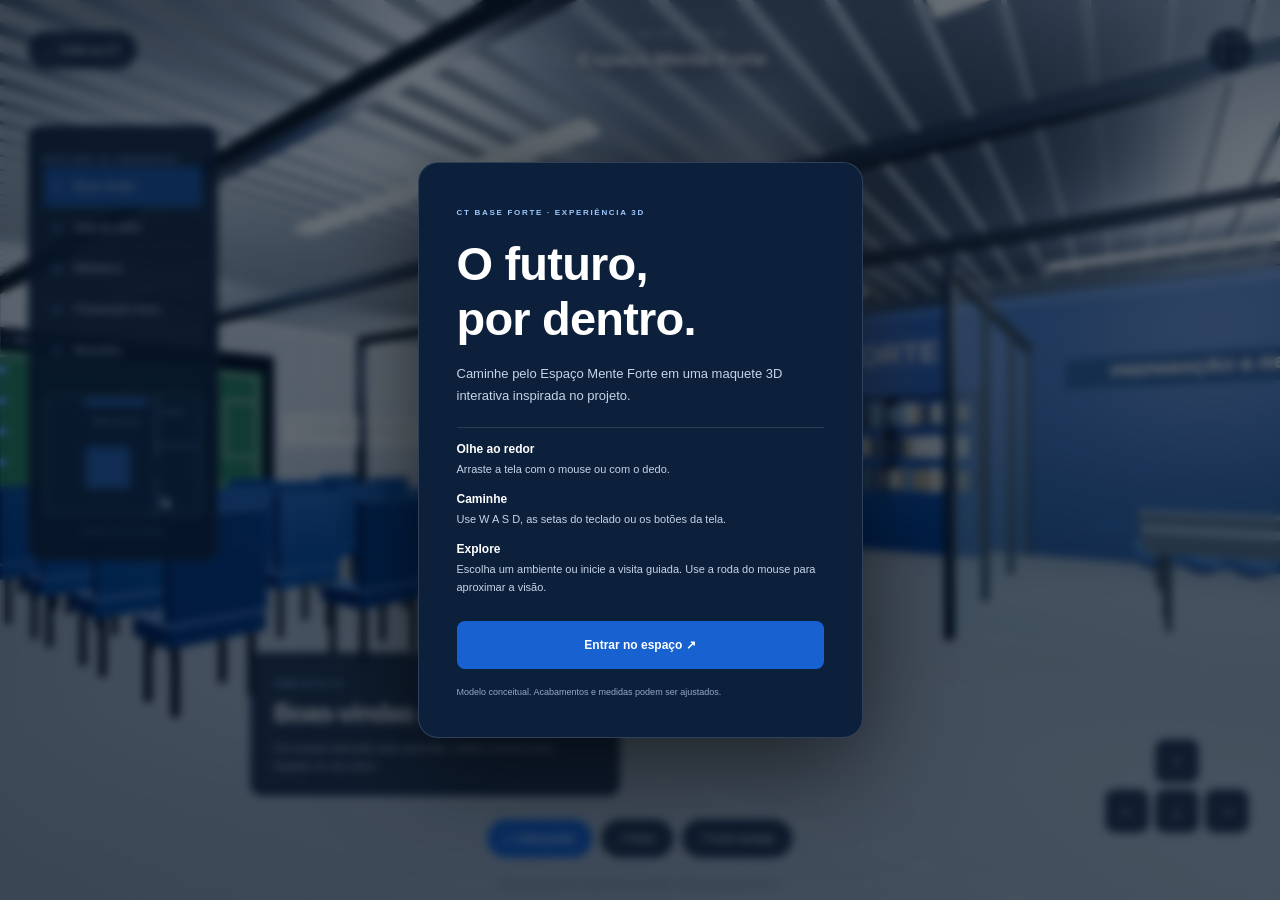
<file: tour/index.html>
<!doctype html><html lang="pt-BR"><head><meta charset="utf-8"><meta name="viewport" content="width=device-width,initial-scale=1,maximum-scale=1"><title>Visita 3D ao Espaço Mente Forte | CT Base Forte</title><link rel="stylesheet" href="tour.css"><meta name="description" content="Explore a maquete 3D conceitual do Espaço Mente Forte: sala de vídeo, biblioteca e preparação física. Conheça o projeto do CT Base Forte."><link rel="canonical" href="https://ctbaseforte.netlify.app/tour/"><meta name="robots" content="index,follow,max-image-preview:large"><meta property="og:type" content="website"><meta property="og:locale" content="pt_BR"><meta property="og:site_name" content="CT Base Forte"><meta property="og:title" content="Visita 3D ao Espaço Mente Forte | CT Base Forte"><meta property="og:description" content="Explore a maquete 3D conceitual do Espaço Mente Forte: sala de vídeo, biblioteca e preparação física. Conheça o projeto do CT Base Forte."><meta property="og:url" content="https://ctbaseforte.netlify.app/tour/"><meta property="og:image" content="https://ctbaseforte.netlify.app/assets/ct-base-forte-compartilhar.jpg"><meta property="og:image:width" content="1400"><meta property="og:image:height" content="788"><meta property="og:image:alt" content="Proposta visual do campo do CT Base Forte"><meta name="twitter:card" content="summary_large_image"><meta name="twitter:title" content="Visita 3D ao Espaço Mente Forte | CT Base Forte"><meta name="twitter:description" content="Explore a maquete 3D conceitual do Espaço Mente Forte: sala de vídeo, biblioteca e preparação física. Conheça o projeto do CT Base Forte."><meta name="twitter:image" content="https://ctbaseforte.netlify.app/assets/ct-base-forte-compartilhar.jpg"><script type="application/ld+json">{"@context": "https://schema.org", "@type": "WebPage", "name": "Visita 3D ao Espaço Mente Forte", "url": "https://ctbaseforte.netlify.app/tour/", "inLanguage": "pt-BR", "description": "Maquete conceitual navegável do projeto futuro do CT Base Forte."}</script></head><body><canvas id="scene" aria-label="Ambiente 3D navegável do Espaço Mente Forte" tabindex="0"></canvas><header><a href="../">← Voltar ao CT</a><div><small>CT BASE FORTE</small><h1>Espaço Mente Forte</h1></div><button id="full" aria-label="Tela cheia">⛶</button></header><aside class="places"><span class="kicker">EXPLORE OS AMBIENTES</span><button data-place="0" class="active">01 <span>Boas-vindas</span></button><button data-place="1">02 <span>Sala de vídeo</span></button><button data-place="2">03 <span>Biblioteca</span></button><button data-place="3">04 <span>Preparação física</span></button><button data-place="4">05 <span>Reuniões</span></button><div class="mini"><svg viewBox="0 0 180 140" aria-label="Sua posição na planta"><rect x="2" y="2" width="176" height="136" rx="4" fill="#102745" stroke="#74849b"/><path d="M128 2V60H178" fill="none" stroke="#88c9e6"/><path d="M128 60V77M128 94V138" fill="none" stroke="#88c9e6"/><rect x="48" y="61" width="50" height="48" fill="#2458a2"/><rect x="46" y="6" width="71" height="9" fill="#2458a2"/><text x="56" y="35" fill="#9aacc5" font-size="9">BIBLIOTECA</text><text x="134" y="25" fill="#9aacc5" font-size="8">FÍSICO</text><circle id="dot" r="4" fill="#fff"/><path id="dir" d="M0 0L0 -10" stroke="#72bdff" stroke-width="2"/></svg><span>VOCÊ ESTÁ AQUI</span></div></aside><section class="info"><span class="kicker" id="tag">VISITA VIRTUAL</span><h2 id="room">Entre. Explore. Imagine.</h2><p id="description">Conheça a proposta de formação, estudo e preparação do CT.</p></section><div class="toolbar"><button id="auto">▷ Visita guiada</button><button id="home">↺ Início</button><button id="help">? Como navegar</button></div><div class="walkpad"><button data-key="ArrowUp" aria-label="Caminhar para frente">↑</button><div><button data-key="ArrowLeft" aria-label="Andar para esquerda">←</button><button data-key="ArrowDown" aria-label="Caminhar para trás">↓</button><button data-key="ArrowRight" aria-label="Andar para direita">→</button></div></div><footer>Estudo conceitual 3D · Proporções aproximadas · Não é levantamento técnico</footer><dialog id="welcome" open><span class="kicker">CT BASE FORTE · EXPERIÊNCIA 3D</span><h2>O futuro,<br>por dentro.</h2><p>Caminhe pelo Espaço Mente Forte em uma maquete 3D interativa inspirada no projeto.</p><div class="instructions"><p><b>Olhe ao redor</b>Arraste a tela com o mouse ou com o dedo.</p><p><b>Caminhe</b>Use W A S D, as setas do teclado ou os botões da tela.</p><p><b>Explore</b>Escolha um ambiente ou inicie a visita guiada. Use a roda do mouse para aproximar a visão.</p></div><button id="start">Entrar no espaço ↗</button><small>Modelo conceitual. Acabamentos e medidas podem ser ajustados.</small></dialog><div id="shade"></div><div id="error" hidden>Não foi possível iniciar o 3D neste dispositivo. Tente um navegador com WebGL ou <a href="../#explorar">veja a planta e as imagens do projeto</a>.</div><script type="module" src="tour.js"></script></body></html>
</file>
<file: style.css>
:root{--blue:#124bbf;--navy:#071c45;--ink:#152340;--muted:#65718a;--paper:#f4f6fa}*{box-sizing:border-box}html{scroll-behavior:smooth;scroll-padding-top:90px}body{margin:0;color:var(--ink);font-family:Arial,Helvetica,sans-serif;background:#fff}button,input,select{font:inherit}a{color:inherit;text-decoration:none}button{cursor:pointer}button:focus-visible,a:focus-visible{outline:3px solid #65bfff;outline-offset:5px}header{height:92px;display:flex;align-items:center;justify-content:space-between;padding:0 6%;background:white;position:sticky;top:0;z-index:10;border-bottom:1px solid #e6eaf0}.brand{display:flex;gap:13px;align-items:center;font-size:18px;font-weight:900;letter-spacing:1px}.brand small{display:block;font-size:8px;letter-spacing:1.8px;margin-top:6px}.mark{display:flex;flex-direction:column;align-items:center;justify-content:center;background:var(--blue);color:white;clip-path:polygon(0 0,100% 0,100% 70%,50% 100%,0 70%);width:41px;height:49px;font-size:20px;letter-spacing:-1px}.mark span{font-size:8px;letter-spacing:2px}nav{display:flex;gap:29px;align-items:center;font-size:12px;font-weight:bold}.navcta{background:var(--blue);padding:15px 20px;color:#fff}.menu{display:none}.hero{position:relative;min-height:660px;height:calc(100svh - 92px);max-height:900px;background:var(--navy);color:white;isolation:isolate}.hero>img,.hero-shade{position:absolute;width:100%;height:100%;inset:0;object-fit:cover;z-index:-2}.hero>img{object-position:center 62%}.hero-shade{z-index:-1;background:linear-gradient(90deg,rgba(4,20,49,.94),rgba(4,20,49,.5) 65%,rgba(4,20,49,.2)),linear-gradient(0deg,rgba(4,20,49,.75),transparent 50%)}.hero-copy{padding:100px 8% 110px;max-width:1000px}.eyebrow{font-size:10px;letter-spacing:2.2px;font-weight:800;display:block;line-height:1.7}.blue{color:var(--blue)}h1{font-size:clamp(58px,6.8vw,100px);line-height:.99;letter-spacing:-4px;margin:28px 0}em{font-style:normal;color:#75baff}h1 em{color:#79b9ff}.hero p{max-width:455px;line-height:1.8;font-size:15px;color:#d8e2f3}.actions{display:flex;align-items:center;gap:28px;margin-top:32px}.button{border:0;background:var(--blue);color:white;display:inline-flex;align-items:center;justify-content:space-between;gap:32px;padding:19px 24px;font-size:12px;font-weight:700}.button.white{background:white;color:var(--blue)}.button:hover{filter:brightness(.94)}.textlink{font-size:12px;border-bottom:1px solid #8c99b0;padding-bottom:6px}.hero-bottom{position:absolute;bottom:30px;left:8%;right:8%;display:flex;justify-content:space-between;font-size:9px;letter-spacing:2px;border-top:1px solid #ffffff40;padding-top:20px}.ribbon{display:flex;justify-content:space-around;gap:20px;background:var(--blue);color:white;padding:24px 5%;font-size:11px;letter-spacing:2px;font-weight:700}.ribbon b{color:#8ec4ff}.section{padding:110px 8%}.history{display:grid;grid-template-columns:1fr 1fr;gap:9%;align-items:center}.photo{position:relative}.photo .image-button{height:540px}.photo img{object-position:center 60%}.photo-note{display:block;font-size:11px;color:var(--muted);margin-top:15px}h2{font-size:clamp(32px,3.6vw,52px);letter-spacing:-1.9px;line-height:1.12;margin:23px 0}p{line-height:1.8;font-size:14px;color:var(--muted)}.editorial{border-left:3px solid var(--blue);padding-left:20px;margin:30px 0}.editorial span{font-size:10px;font-weight:bold;letter-spacing:1px}.editorial p{font-size:13px;margin:12px 0}.editorial small{font-size:10px;color:var(--blue);background:#edf2fd;padding:5px 8px}.underlink{font-size:12px;font-weight:bold;border-bottom:1px solid #bcc9dc;padding-bottom:10px}.athletes{background:var(--paper)}.section-head{display:flex;justify-content:space-between;align-items:end;gap:50px;margin-bottom:46px}.section-head h2{margin-bottom:0}.section-head>p{max-width:340px;margin-bottom:4px}.athlete-empty{display:flex;align-items:center;gap:35px;padding:40px;border-top:1px solid #ccd6e8;border-bottom:1px solid #ccd6e8}.jersey{width:110px;height:120px;flex-shrink:0;background:#dfe8f7;clip-path:polygon(27% 0,40% 8%,60% 8%,73% 0,100% 22%,84% 45%,72% 36%,72% 100%,28% 100%,28% 36%,16% 45%,0 22%);display:grid;place-items:center;color:var(--blue);font-weight:900;font-size:25px}.athlete-empty h3{font-size:24px;margin:12px 0}.athlete-empty p{max-width:570px}.large-arrow{font-size:45px;margin-left:auto;color:var(--blue)}.future{padding:100px 8%;background:var(--navy);color:white}.future p{color:#adbdd6}.future .eyebrow{color:#96baff}.project-feature{display:grid;grid-template-columns:1.35fr 1fr;background:#102a56}.image-button{border:0;background:#dce4ef;display:block;padding:0;width:100%;position:relative;overflow:hidden;text-align:left}.image-button img{width:100%;height:100%;object-fit:cover;display:block;transition:transform .5s}.image-button:hover img{transform:scale(1.025)}.image-label{position:absolute;bottom:0;left:0;right:0;padding:17px 20px;background:linear-gradient(transparent,#061b3dde);color:white;font-size:9px;letter-spacing:1.2px;display:flex;justify-content:space-between;align-items:center}.project-feature .image-button{min-height:480px}.project-copy{padding:42px}.pill{font-size:8px;letter-spacing:1.3px;border:1px solid #55729e;padding:7px 10px}.project-copy h3{font-size:47px;line-height:1.05;letter-spacing:-1.5px;margin:26px 0}.project-copy p{font-size:13px}.project-copy ul{padding:0;list-style:none;margin:24px 0;font-size:12px}.project-copy li{padding:11px 0;border-bottom:1px solid #ffffff16}.project-copy li:before{content:'↗';margin-right:12px;color:#8fbeff}.explorer{margin-top:55px}.explore-title h3{font-size:25px;margin-bottom:5px}.explore-title p{font-size:12px}.explorer-grid{display:grid;grid-template-columns:1.8fr 1fr;gap:0;background:#102a56;margin:25px 0 15px}.plan{position:relative;align-self:center;background:#fff}.plan>img{display:block;width:100%}.hotspot{position:absolute;width:30px;height:30px;border-radius:50%;border:2px solid white;background:var(--blue);color:white;font-size:12px;box-shadow:0 0 0 5px #124bbf22;transform:translate(-50%,-50%)}.hotspot.active{background:#e9b552;color:#091b3b}.plan-zoom{position:absolute;right:10px;bottom:10px;background:var(--navy);color:#fff;padding:8px 10px;font-size:10px;border:0}.zone{padding:35px;align-self:center}.zone h3{font-size:27px}.zone p{font-size:13px}.zone a{font-size:11px;color:#a8ceff}.concept-note{font-size:10px;color:#9aacc7}.project-pair{display:grid;grid-template-columns:1fr 1fr;gap:30px;margin-top:65px}.project-pair .image-button{height:290px}.project-pair img{object-position:center 62%}.project-pair h3{font-size:23px;margin-bottom:10px}.project-pair p{max-width:440px;font-size:13px}.sponsor em{color:var(--blue)}.benefits{display:grid;grid-template-columns:repeat(3,1fr);gap:35px;margin:60px 0}.benefits article{border-top:2px solid #d8e1f1;padding-top:22px}.benefits span{color:var(--blue);font-size:11px}.benefits h3{font-size:20px;margin-top:30px}.benefits p{font-size:13px}.contact-panel{padding:55px;background:var(--blue);color:white;display:flex;justify-content:space-between;align-items:center;gap:35px}.contact-panel h3{font-size:40px;line-height:1.1;letter-spacing:-1px;margin:18px 0}.contact-panel p{color:#d6e3ff;font-size:12px}.contact-note{font-size:10px!important;margin-top:17px}footer{padding:40px 8%;display:flex;justify-content:space-between;align-items:center;background:var(--paper);gap:25px}footer p,footer>a:last-child{font-size:10px}dialog{border:0;padding:0}dialog::backdrop{background:#06152ee8}#viewer{background:#07142b;color:white;width:96vw;max-width:none;height:94svh;max-height:none;overflow:hidden}.viewer-bar{height:60px;display:flex;justify-content:space-between;align-items:center;padding:12px 20px;font-size:12px}.viewer-bar button{background:#263c5e;color:white;border:0;padding:9px 13px;margin-left:5px}#viewport{height:calc(100% - 95px);overflow:hidden;display:flex;justify-content:center;align-items:center;touch-action:none;cursor:grab}#full-image{max-width:100%;max-height:100%;object-fit:contain;user-select:none;pointer-events:none;transform-origin:center}.viewer-tip{text-align:center;color:#a3b4ce;font-size:10px;margin:6px}#contact{max-width:540px;width:92vw;padding:45px;color:var(--ink)}#contact h2{font-size:33px}.close-contact{position:absolute;right:15px;top:15px;border:0;background:none;font-size:20px}label{display:block;font-size:12px;font-weight:bold;margin:20px 0}input,select{display:block;width:100%;padding:13px;margin-top:9px;border:1px solid #c9d5e7;background:white}#copy-result{font-size:11px}body.lock{overflow:hidden}@media(min-width:1600px){.section,.future{padding-left:13%;padding-right:13%}}@media(max-width:900px){header{padding:0 5%;height:76px}nav{gap:16px;font-size:10px}.hero{height:auto;min-height:650px}.hero-copy{padding:110px 7%}.history{gap:5%;padding:75px 6%}.photo .image-button{height:480px}.section,.future{padding:75px 6%}.section-head{gap:25px}.section-head>p{max-width:290px}.project-copy{padding:25px}.project-copy h3{font-size:37px}.project-feature .image-button{min-height:470px}.explorer-grid{grid-template-columns:1.5fr 1fr}.zone{padding:22px}.contact-panel{padding:35px}footer{padding:35px 6%}}@media(max-width:650px){header{height:74px}.brand{font-size:15px}.brand small{font-size:7px}.menu{display:block;border:0;background:#edf3ff;color:var(--blue);padding:10px;font-size:20px}nav{display:none;position:absolute;left:0;right:0;top:74px;background:white;padding:25px;flex-direction:column;align-items:stretch;font-size:13px;box-shadow:0 15px 20px #071c4515}nav.open{display:flex}.hero{min-height:650px}.hero-copy{padding:100px 7% 120px}h1{font-size:60px;letter-spacing:-3px}.hero p{font-size:14px}.actions{align-items:start;flex-direction:column;gap:22px}.hero-bottom span:last-child{display:none}.ribbon{gap:15px;overflow:hidden;justify-content:start;white-space:nowrap;padding:20px;font-size:9px}.history{grid-template-columns:1fr;gap:35px}.photo .image-button{height:360px}.section,.future{padding:65px 6%}h2{font-size:36px}.section-head{display:block;margin-bottom:30px}.section-head>p{max-width:none;margin-top:25px}.athlete-empty{padding:25px 0;gap:20px}.jersey{width:65px;height:85px}.athlete-empty h3{font-size:21px}.athlete-empty p{font-size:12px}.athlete-empty .eyebrow{font-size:8px}.large-arrow{display:none}.project-feature,.explorer-grid,.project-pair{grid-template-columns:1fr}.project-feature .image-button{min-height:0;height:280px}.project-copy{padding:30px}.project-copy h3{font-size:40px}.zone{padding:28px}.hotspot{width:25px;height:25px}.project-pair{gap:30px}.project-pair .image-button{height:290px}.benefits{grid-template-columns:1fr;gap:22px;margin:35px 0}.benefits h3{margin-top:15px}.contact-panel{padding:30px;display:block}.contact-panel h3{font-size:34px}.contact-panel .button{margin-top:18px}footer{align-items:start;flex-direction:column}#contact{padding:35px 25px}.viewer-bar{padding:10px;font-size:10px}.viewer-bar button{padding:8px}.viewer-bar>span{max-width:40%}}@media(prefers-reduced-motion:reduce){html{scroll-behavior:auto}*{transition:none!important}}
/* Abertura sem fotografia e fachada com enquadramento completo. */
.hero{background:linear-gradient(125deg,#061630 0%,#0b2d72 65%,#124bbf 100%)}.hero-shade{background:linear-gradient(90deg,#06163044,transparent)}.photo .image-button{height:auto;aspect-ratio:1.7;background:#e9eef6}.photo .image-button img{object-fit:contain;object-position:center}.concept-gallery{margin-top:65px}.concept-gallery h3{font-size:30px;letter-spacing:-1px;margin:15px 0 0}.gallery-grid{display:grid;grid-template-columns:1fr 1fr;gap:22px}.gallery-grid .image-button{aspect-ratio:16/9}.gallery-grid .image-button:first-child{grid-column:1/-1;aspect-ratio:2.1}.gallery-grid img{object-fit:cover}@media(max-width:650px){.photo .image-button{height:auto;aspect-ratio:1.7}.gallery-grid{grid-template-columns:1fr}.gallery-grid .image-button:first-child{aspect-ratio:16/9}.concept-gallery h3{font-size:26px}}

.tour-invite{margin-top:40px;padding:35px;background:#164a9a;display:flex;align-items:center;justify-content:space-between;gap:25px}.tour-invite h3{font-size:30px;margin:15px 0}.tour-invite p{color:#d6e7ff;max-width:500px}.tour-invite .button{white-space:nowrap}@media(max-width:650px){.tour-invite{display:block;padding:25px}.tour-invite .button{margin-top:15px}}
.nav-tour{color:var(--blue);font-weight:800}.hero{display:grid;grid-template-columns:1.15fr 1fr;align-items:center;gap:4%;padding:55px 7% 85px;height:auto;min-height:690px;max-height:none}.hero-copy{padding:0;max-width:none}.hero h1{font-size:clamp(46px,5vw,76px);letter-spacing:-3px;line-height:1.02}.hero .actions{align-items:start;flex-direction:column;gap:22px}.hero-tour{display:block;background:#fff;color:var(--ink);box-shadow:0 25px 60px #00102d66;border:1px solid #90bcff55;transition:transform .25s;max-width:540px;justify-self:end;width:100%}.hero-tour:hover{transform:translateY(-5px)}.tour-cover{position:relative;aspect-ratio:1.7;overflow:hidden}.tour-cover img{width:100%;height:100%;object-fit:cover}.tour-badge{position:absolute;top:15px;left:15px;padding:10px;background:var(--blue);font-size:8px;letter-spacing:1px;color:white;font-weight:bold}.tour-play{position:absolute;bottom:17px;right:18px;width:43px;height:43px;border-radius:50%;background:white;display:grid;place-items:center;font-size:25px;color:var(--blue)}.tour-caption{padding:27px}.tour-caption .eyebrow{font-size:8px;color:var(--blue)}.tour-caption h2{font-size:31px;margin:14px 0 23px;letter-spacing:-1px}.tour-enter{display:flex;justify-content:space-between;background:var(--blue);color:white;padding:15px;font-size:12px;font-weight:bold}.tour-caption small{display:block;color:var(--muted);font-size:9px;margin-top:13px}.investment{margin:65px 0 55px;scroll-margin-top:110px}.investment-head{max-width:670px}.investment-head h2{font-size:42px}.investment-grid{display:grid;grid-template-columns:1fr 1fr;gap:25px;margin-top:32px}.investment-card{background:var(--paper);border:1px solid #e1e7f1}.investment-photo{height:230px;position:relative;overflow:hidden}.investment-photo img{width:100%;height:100%;object-fit:cover}.investment-photo span{position:absolute;left:18px;bottom:18px;background:var(--blue);padding:9px 12px;color:white;font-size:9px;letter-spacing:1px;font-weight:bold}.investment-body{padding:30px}.investment-body h3{font-size:29px;line-height:1.12;letter-spacing:-.8px;margin:0 0 20px}.investment-body p{font-size:13px}.investment-tag{display:inline-block;margin-top:18px;font-size:9px;letter-spacing:1px;font-weight:bold;color:var(--blue);border-top:2px solid var(--blue);padding-top:12px}.investment-details{display:grid;grid-template-columns:1fr 1fr;gap:20px;border-top:1px solid #cbd7e8;margin:20px 0 30px;padding-top:20px}.investment-details b{display:block;font-size:13px;color:var(--blue);margin-bottom:9px}.investment-details span{font-size:11px;line-height:1.7;color:var(--muted);display:block}.investment-bottom{display:flex;justify-content:space-between;align-items:center;gap:25px;padding:30px;background:#edf3ff;margin-top:24px}.investment-bottom strong{font-size:19px;line-height:1.5;letter-spacing:-.3px}.investment-note{display:block;color:var(--muted);font-size:10px;line-height:1.7;margin-top:17px}@media(max-width:1000px){nav{gap:14px}.hero{padding:60px 6% 85px;gap:30px}.hero h1{font-size:53px}.tour-caption{padding:20px}.tour-caption h2{font-size:27px}.hero .button{font-size:11px;gap:15px;padding:18px}}@media(max-width:700px){.hero{display:block;min-height:0;padding:65px 6% 95px}.hero-copy{padding:0}.hero h1{font-size:51px;letter-spacing:-2px}.hero-tour{margin:42px auto 0;max-width:none}.hero .actions .button{width:100%}.tour-caption h2{font-size:29px}.investment-grid{grid-template-columns:1fr}.investment-head h2{font-size:34px}.investment-photo{height:230px}.investment-body{padding:25px}.investment-bottom{display:block;padding:25px}.investment-bottom .button{margin-top:20px}.investment-bottom strong{font-size:17px}.investment-details{gap:15px}}
/* Identidade azul: marinho, azul profundo e azul vivo. */
:root{color-scheme:dark;--blue:#1858d4;--navy:#06152e;--ink:#eef4ff;--muted:#afbdd3;--paper:#0b1e3a;--accent:#83b8ff}body{background:#07162c;color:var(--ink)}header{background:#061329f5;border-bottom:1px solid #264263;backdrop-filter:blur(16px)}.brand{color:#f3f7ff}nav a{color:#c3d1e6}.nav-tour{color:#8abaff}.navcta{background:var(--blue);color:#fff}.navcta:hover{background:#2468e6}.hero{background:linear-gradient(125deg,#040d1c 0%,#0a234e 60%,#123b86 100%)}.hero-shade{background:linear-gradient(90deg,#020a172e,transparent)}.hero h1 em{color:#84b9ff}.hero p{color:#c2d1e7}.hero-tour{background:#0d264b;color:#f1f6ff;border:1px solid #355b8d;box-shadow:0 25px 65px #0005}.tour-caption .eyebrow{color:#92c1ff}.tour-caption small{color:#a4b7d0}.tour-play{background:#1456c4;color:#fff}.tour-enter{background:#1b5ed7}.ribbon{background:#123b7e;border-top:1px solid #2b61a4;border-bottom:1px solid #2b61a4}.history{background:#081931}.blue{color:var(--accent)}p{color:var(--muted)}.editorial{border-left-color:#3174e6}.editorial small{background:#173760;color:#a6ceff}.underlink{color:#a5caff;border-color:#3a567c}.photo .image-button{background:#0a203e}.athletes{background:#0c2242}.athlete-empty{border-color:#2d486e}.jersey{background:#163b6c;color:#a3c8ff}.large-arrow{color:#7cb3ff}.future{background:#051126}.project-feature,.explorer-grid{background:#0c2346;border:1px solid #25466f}.project-copy .pill{color:#bbd7ff}.project-copy li{border-color:#294468}.tour-invite{background:linear-gradient(120deg,#113879,#174bb0);border:1px solid #3b6aa4}.zone a{color:#a8ceff}.sponsor{background:#081a35}.sponsor em{color:#84b9ff}.benefits article{border-top-color:#2c4870}.benefits span{color:#92beff}.investment-card{background:#0d274b;border-color:#2b4b74}.investment-body h3{color:#f4f7ff}.investment-tag{color:#95c2ff;border-color:#387fe6}.investment-details{border-color:#2b4a73}.investment-details b{color:#91bfff}.investment-bottom{background:#102f5a;border:1px solid #315482}.investment-bottom strong{color:#e5f0ff}.investment-note{color:#a0b3ce}.contact-panel{background:linear-gradient(120deg,#123e90,#1959ca);border:1px solid #3568ab}.button.white{background:#eaf2ff;color:#0b347a}.button{background:#205fd4;color:white}.textlink{color:#d4e5ff;border-color:#496b99}footer{background:#040f21;border-top:1px solid #223c5e}footer p{color:#9eb2cf}footer>a:last-child{color:#9cc4ff}#contact{background:#0c2344;color:#eef5ff;border:1px solid #385d8e}.close-contact{color:#dce9ff}input,select{background:#102e54;color:#f2f7ff;border-color:#42638d}input::placeholder{color:#94aaca}.menu{background:#12356a;color:#b8d5ff}.image-label{background:linear-gradient(transparent,#020b1deb)}@media(max-width:650px){nav{background:#091c37;box-shadow:0 15px 25px #0006}nav a{color:#deebff}}

.investment-grid{grid-template-columns:repeat(3,minmax(0,1fr))}.investment-body h3{font-size:26px}.investment-details{grid-template-columns:1fr}.investment-photo{height:200px}@media(max-width:1000px){.investment-grid{grid-template-columns:1fr 1fr}.investment-card:last-child{grid-column:1/-1}.investment-card:last-child .investment-details{grid-template-columns:1fr 1fr}}@media(max-width:650px){.investment-grid{grid-template-columns:1fr}.investment-card:last-child{grid-column:auto}.investment-card:last-child .investment-details{grid-template-columns:1fr}.investment-photo{height:230px}}

/* Real athlete stories */
.bf-athlete-grid{display:grid;grid-template-columns:repeat(3,minmax(0,1fr));gap:26px;align-items:stretch}
.bf-athlete{min-width:0;overflow:hidden;border:1px solid rgba(130,169,225,.22);border-radius:18px;background:#0c1b34;display:flex;flex-direction:column;box-shadow:0 14px 40px rgba(0,0,0,.15)}
.bf-athlete-photo{height:350px;position:relative;overflow:hidden;background:#13294a}
.bf-athlete-photo img{width:100%;height:100%;display:block;object-fit:cover;object-position:center 30%;transition:transform .4s ease}
.bf-athlete:first-child .bf-athlete-photo img{object-fit:contain;background:#e7c91c}
.bf-athlete-photo:after{content:"";position:absolute;inset:60% 0 0;background:linear-gradient(transparent,rgba(4,14,31,.85));pointer-events:none}
.bf-athlete-number{position:absolute;bottom:18px;left:22px;z-index:1;color:#fff;font-size:11px;font-weight:700;letter-spacing:.16em}
.bf-athlete-body{padding:25px 25px 29px;flex:1}
.bf-athlete-body header{min-height:112px}
.bf-athlete-club{color:#78b6ff!important;font-size:12px!important;letter-spacing:.1em;text-transform:uppercase;font-weight:700;margin:0 0 9px!important}
.bf-athlete-body h3{font-size:27px;line-height:1.15;color:#fff;margin:0 0 10px;letter-spacing:-.03em}
.bf-athlete-selection{font-size:12px!important;line-height:1.5!important;color:#a8bdd8!important;margin:0!important}
.bf-athlete-body blockquote{border:0;border-top:1px solid rgba(139,173,222,.2);margin:0;padding:21px 0 0}
.bf-athlete-body blockquote p{color:#d5e0ee;font-size:14px;line-height:1.8;margin:0}
.bf-athlete-footer{margin:32px 0 0;color:#9fb3ce;line-height:1.8;font-size:15px;text-align:center}
.bf-athlete-footer a{color:#79b7ff;font-weight:700;text-decoration:underline;text-underline-offset:5px}
@media(hover:hover){.bf-athlete:hover .bf-athlete-photo img{transform:scale(1.025)}}
@media(max-width:1000px){.bf-athlete-grid{grid-template-columns:repeat(2,minmax(0,1fr))}.bf-athlete-photo{height:360px}}
@media(max-width:620px){.bf-athlete-grid{grid-template-columns:minmax(0,1fr);gap:24px}.bf-athlete-photo{height:390px}.bf-athlete-body{padding:24px}.bf-athlete-body header{min-height:108px}.bf-athlete-body blockquote p{font-size:15px}.bf-athlete-footer a{display:block}}
@media(prefers-reduced-motion:reduce){.bf-athlete-photo img{transition:none}}

.bf-athlete-body>header{display:block;position:static;inset:auto;width:auto;height:auto;padding:0 0 20px;margin:0;background:transparent;border:0;box-shadow:none;backdrop-filter:none;z-index:auto}.bf-athlete-body>header h3{display:block;margin:0 0 10px}.bf-athlete-body>header p{display:block}

/* Contact and consistent athlete portraits */
.whatsapp-contact{position:fixed;right:20px;bottom:76px;z-index:80;background:#157b45;color:#fff;padding:14px 19px;border-radius:28px;font-size:14px;font-weight:700;box-shadow:0 6px 24px #0005;text-decoration:none}.whatsapp-contact:hover{background:#116438}.whatsapp-contact:focus-visible{outline:3px solid #fff;outline-offset:3px}.bf-athlete-photo img{object-position:center top}.bf-athlete:first-child .bf-athlete-photo img{object-fit:cover;object-position:center 62%;background:#13294a}@media(max-width:620px){.bf-athlete-photo{height:auto;aspect-ratio:4/5}.whatsapp-contact{right:12px;bottom:72px;font-size:12px;padding:12px 16px}}
/* Sponsor showcase: visual context, formats and prices. */
.sponsor-showcase{margin:48px 0 70px;scroll-margin-top:110px}.showcase-heading{display:flex;align-items:end;justify-content:space-between;gap:35px;margin-bottom:30px}.showcase-heading h3{font-size:clamp(34px,4.5vw,62px);line-height:1.04;letter-spacing:-.04em;margin:16px 0 0}.showcase-heading p{max-width:340px;font-size:15px;line-height:1.8}.stadium-preview{display:block;position:relative;aspect-ratio:16/8;overflow:hidden;border-radius:18px;border:1px solid #355786;background:#10305a}.stadium-preview img{width:100%;height:100%;display:block;object-fit:cover;object-position:50% 48%;transition:transform .35s}.stadium-preview:hover img{transform:scale(1.015)}.stadium-caption{position:absolute;bottom:0;left:0;right:0;padding:45px 24px 20px;background:linear-gradient(transparent,#031127ed);color:#fff;font-size:11px;letter-spacing:.08em;display:flex;justify-content:space-between;gap:15px}.showcase-options{display:grid;grid-template-columns:1fr 1fr;gap:24px;margin-top:24px}.sponsor-option{padding:clamp(22px,3vw,38px);border:1px solid #355786;border-radius:18px;background:linear-gradient(145deg,#112e56,#0a203d);min-width:0}.option-top{display:flex;justify-content:space-between;gap:12px;align-items:center;font-size:12px;font-weight:700;letter-spacing:.06em;color:#b5d4ff}.space-count{padding:7px 10px;border:1px solid #486589;border-radius:20px;white-space:nowrap;color:#fff;font-size:11px;letter-spacing:0}.format-preview{height:185px;display:flex;flex-direction:column;align-items:center;justify-content:center;gap:10px;background:#07182e;border-radius:12px;margin:24px 0}.format-banner{width:72%;max-width:300px;background:linear-gradient(120deg,#1643a8,#2360d1);border:1px solid #76a6ff;display:flex;align-items:center;justify-content:center;box-shadow:0 10px 25px #0004}.format-banner.wide{aspect-ratio:4/1}.format-banner.tall{aspect-ratio:2/1}.format-banner span{font-size:clamp(15px,2vw,25px);letter-spacing:.06em;font-weight:800;color:white}.format-dimension{font-size:11px;color:#a3b9d4}.format-details{display:flex;align-items:center;gap:16px;justify-content:space-between;padding-bottom:22px;border-bottom:1px solid #355071}.format-details strong{font-size:28px;color:#fff;white-space:nowrap}.format-details>span{font-size:12px;color:#acbdd4;text-align:right}.option-price{padding:24px 0}.option-price>span{display:block;color:#b3c5dd;font-size:12px;margin-bottom:9px}.option-price>strong{display:block;font-size:clamp(36px,4.5vw,60px);letter-spacing:-.045em;color:#fff;line-height:1.1;font-variant-numeric:tabular-nums}.option-price small{font-size:.43em;vertical-align:middle;letter-spacing:0;color:#a9cfff}.sponsor-option .button{width:100%;justify-content:space-between}.showcase-contact{display:flex;justify-content:space-between;align-items:center;gap:24px;padding:25px 0;border-bottom:1px solid #294669}.showcase-contact p{margin:0}.showcase-contact strong,.showcase-contact p span{display:block}.showcase-contact strong{font-size:18px;color:#e6efff;margin-bottom:7px}.showcase-contact p span{font-size:13px}.showcase-contact>a{color:#a5caff;font-size:13px;text-decoration:underline;text-underline-offset:5px;white-space:nowrap}.banner-wall{margin:0 0 65px}.banner-wall img{display:block;width:100%;height:auto;border-radius:14px}.banner-wall figcaption{font-size:12px;color:#a0b3ce;margin-top:12px}@media(max-width:700px){.showcase-heading{display:block}.showcase-heading p{margin-top:22px}.stadium-preview{aspect-ratio:4/3}.stadium-caption{font-size:8px;padding:35px 14px 14px;letter-spacing:.02em}.showcase-options{grid-template-columns:1fr;gap:18px}.format-preview{height:170px}.format-banner{max-width:280px}.format-banner span{font-size:22px}.format-details strong{font-size:26px}.option-price>strong{font-size:48px}.showcase-contact{display:block}.showcase-contact>a{display:inline-block;margin-top:17px}.banner-wall{margin-left:0;margin-right:0}}@media(prefers-reduced-motion:reduce){.stadium-preview img{transition:none}}
</file>
<file: tour/tour.css>
*{box-sizing:border-box}body{margin:0;overflow:hidden;background:#122137;color:white;font-family:Arial,Helvetica,sans-serif}#scene{position:fixed;inset:0;width:100%;height:100%;touch-action:none;outline:0}header{position:fixed;left:28px;right:28px;top:23px;display:flex;justify-content:space-between;align-items:center;pointer-events:none}header>*{pointer-events:auto}header a{font-size:11px;color:white;text-decoration:none;background:#0b1c35d9;padding:13px 17px;border-radius:30px}header div{text-align:center;text-shadow:0 1px 12px #000}header small{font-size:9px;letter-spacing:3px}h1{font-size:21px;letter-spacing:-.6px;margin:6px}button{font:inherit;color:white;cursor:pointer;border:1px solid #ffffff25;background:#0b1c35da}button:focus-visible,a:focus-visible{outline:3px solid #79bcff;outline-offset:3px}#full{width:44px;height:44px;border-radius:50%;font-size:24px}.places{position:fixed;left:28px;top:125px;width:190px;background:#0b1c35ed;padding:22px 15px;border-radius:14px;border:1px solid #ffffff12}.kicker{font-size:8px;letter-spacing:1.7px;color:#9ec8ff;font-weight:bold}.places>button{display:block;text-align:left;width:100%;padding:14px 8px;border:0;border-bottom:1px solid #ffffff12;background:none;font-size:9px;color:#83b4fa}.places button span{font-size:11px;color:#d8e6f8;margin-left:10px}.places button.active{background:#1b4f99;border-radius:5px}.mini{margin-top:22px;text-align:center}.mini svg{width:100%}.mini>span{font-size:7px;letter-spacing:2px;color:#7d95b6}.info{position:fixed;bottom:104px;left:250px;max-width:370px;padding:19px 23px;border-radius:12px;background:#0b1c35dd;border:1px solid #ffffff15;pointer-events:none}h2{font-size:25px;letter-spacing:-.8px;margin:9px 0}.info p{font-size:11px;line-height:1.7;color:#c1cee0;margin-bottom:0}.toolbar{position:fixed;bottom:42px;left:50%;transform:translateX(-50%);display:flex;gap:8px;white-space:nowrap}.toolbar button{padding:13px 18px;border-radius:25px;font-size:10px;backdrop-filter:blur(10px)}#auto{background:#155bc4}.walkpad{position:fixed;bottom:64px;right:28px;text-align:center;touch-action:none}.walkpad button{width:44px;height:44px;border-radius:10px;margin:3px;font-size:20px;user-select:none;-webkit-user-select:none}.walkpad button:active{background:#1767d6}footer{position:fixed;bottom:12px;width:100%;text-align:center;font-size:8px;color:#b6c5da;text-shadow:0 1px 4px #000}dialog{position:fixed;inset:0;z-index:30;border:1px solid #ffffff25;border-radius:20px;background:#0c203c;color:white;padding:38px;max-width:445px;width:90%;box-shadow:0 25px 100px #0009}dialog h2{font-size:47px;margin:17px 0}dialog p{font-size:13px;line-height:1.7;color:#c6d3e7}.instructions{border-top:1px solid #ffffff20;margin-top:20px}.instructions p{font-size:11px}.instructions b{display:block;color:#fff;font-size:12px}#start{display:block;width:100%;padding:17px;background:#1762d0;border:0;border-radius:8px;font-size:12px;font-weight:bold;margin:24px 0 12px}dialog small{font-size:9px;color:#93a9c6}#shade{position:fixed;inset:0;background:#04101d99;z-index:20;backdrop-filter:blur(4px)}#welcome:not([open])~#shade{display:none}#error{position:fixed;inset:30% 12%;background:#142d51;padding:35px;border-radius:10px;line-height:1.8;z-index:40}#error a{color:#9acaff}@media(max-width:700px){header{left:15px;right:15px;top:16px}header a{font-size:9px;padding:10px}h1{font-size:15px}header small{font-size:7px}.places{left:12px;top:94px;width:145px;padding:15px 9px}.places>button{padding:12px 5px}.places button span{font-size:9px;margin-left:6px}.mini{margin-top:12px}.info{left:12px;bottom:158px;max-width:230px;padding:13px}.info h2{font-size:19px}.info p{font-size:10px}.toolbar{bottom:45px;gap:5px}.toolbar button{padding:12px 11px;font-size:9px}.walkpad{right:12px;bottom:99px}.walkpad button{width:36px;height:36px;margin:2px}.mini svg{max-height:90px}footer{font-size:7px;padding:0 10px}dialog{padding:28px}dialog h2{font-size:40px}}@media(max-height:620px){.mini{display:none}.info{bottom:95px}.places{top:92px}.places>button{padding:10px}.instructions p{margin:8px 0}dialog{padding:22px}dialog h2{font-size:28px;margin:8px 0}dialog p{font-size:11px}#start{margin:12px 0}}
</file>
